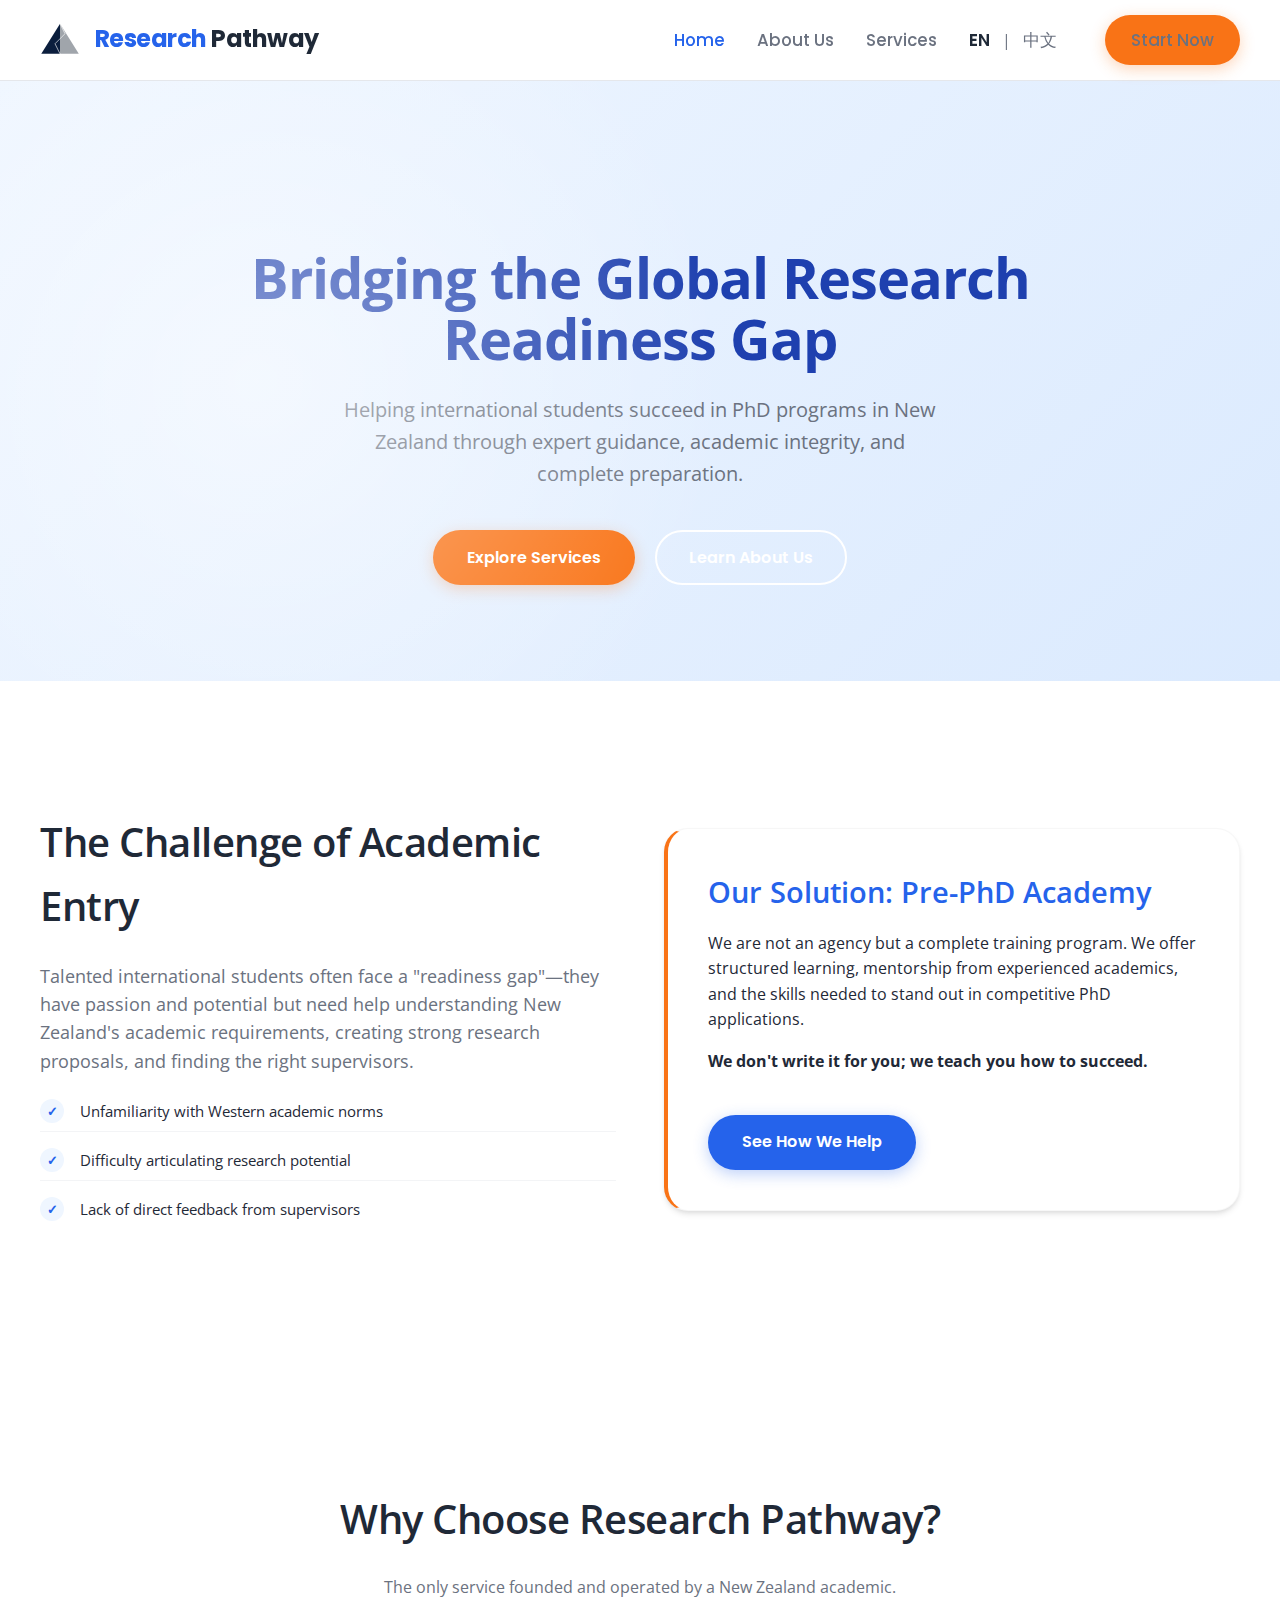
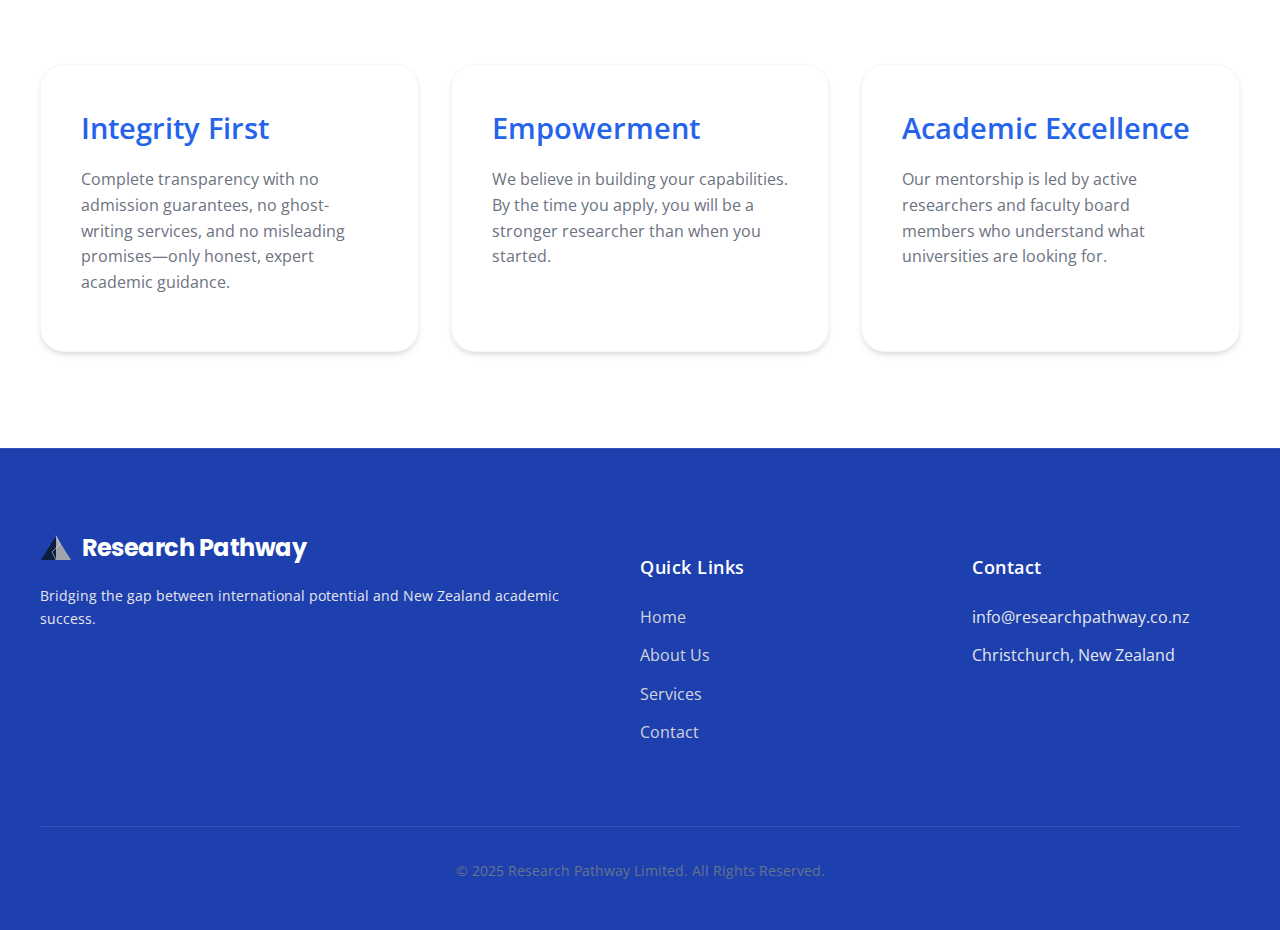
<file: index.html>
<!DOCTYPE html>
<html lang="en">
<head>
    <meta charset="UTF-8">
    <meta name="viewport" content="width=device-width, initial-scale=1.0">
    <title>Research Pathway Limited | Academic Excellence</title>
    <link rel="stylesheet" href="style.css">

    <!-- Circle Community Widget -->
    <script>
      (function (w,d,s,o,f,js,fjs) {
          w['circleWidget']=o;w[o] = w[o] || function () { (w[o].q = w[o].q || []).push(arguments) };
          js = d.createElement(s), fjs = d.getElementsByTagName(s)[0];
          js.id = o; js.src = f; js.async = 1; fjs.parentNode.insertBefore(js, fjs);
      }(window, document, 'script', 'mw', 'https://community.researchpathway.co.nz/external/widget.js'));

      mw('init', {
        community_public_uid: '1b103cf9',
        brand_color_dark: '#3FBEBE',
        brand_color_light: '#3FBEBE',
        default_appearance: 'light'
      });
    </script>
</head>
<body>

    <!-- Navigation -->
    <header>
        <div class="container">
            <nav>
                <a href="index.html" class="logo">
                    <img src="circle_community_icon_32x32.svg" alt="Research Pathway Logo" style="height: 40px; vertical-align: middle; margin-right: 10px;">
                    Research <span>Pathway</span>
                </a>
                <div class="nav-links">
                    <a href="index.html" class="active">Home</a>
                <a href="about.html">About Us</a>
                <a href="services.html">Services</a>
                    <div class="language-switcher" style="margin-right: 1rem;">
                        <a href="#" onclick="switchLanguage('en')" style="color: var(--text-main); text-decoration: none; font-weight: 600;">EN</a>
                        <span style="margin: 0 0.5rem; color: var(--text-muted);">|</span>
                        <a href="cn/index.html" style="color: var(--text-muted); text-decoration: none;">中文</a>
                    </div>
                    <a href="contact.html" class="btn btn-accent" style="padding: 0.6rem 1.5rem;">Start Now</a>
                </div>
            </nav>
        </div>
    </header>

    <!-- Hero Section -->
    <div class="hero">
        <div class="container">
            <h1>Bridging the Global Research Readiness Gap</h1>
            <p>Helping international students succeed in PhD programs in New Zealand through expert guidance, academic integrity, and complete preparation.</p>
            <div style="margin-top: 2rem;">
                <a href="services.html" class="btn btn-accent" style="margin-right: 1rem;">Explore Services</a>
                <a href="about.html" class="btn btn-outline" style="color: white; border-color: white;">Learn About Us</a>
            </div>
        </div>
    </div>

    <!-- The Problem & Solution -->
    <section class="section">
        <div class="container">
            <div class="grid-2">
                <div>
                    <h2 style="font-size: 2.5rem; margin-bottom: 1.5rem;">The Challenge of Academic Entry</h2>
                    <p class="text-muted" style="font-size: 1.1rem; margin-bottom: 1.5rem;">
                        Talented international students often face a "readiness gap"—they have passion and potential but need help understanding New Zealand's academic requirements, creating strong research proposals, and finding the right supervisors.
                    </p>
                    <ul class="feature-list">
                        <li>Unfamiliarity with Western academic norms</li>
                        <li>Difficulty articulating research potential</li>
                        <li>Lack of direct feedback from supervisors</li>
                    </ul>
                </div>
                <div class="card" style="border-left: 4px solid var(--accent-color);">
                    <h3>Our Solution: Pre-PhD Academy</h3>
                    <p>We are not an agency but a complete training program. We offer structured learning, mentorship from experienced academics, and the skills needed to stand out in competitive PhD applications.</p>
                    <p style="margin-top: 1rem;"><strong>We don't write it for you; we teach you how to succeed.</strong></p>
                    <a href="services.html" class="btn btn-primary" style="margin-top: 1.5rem;">See How We Help</a>
                </div>
            </div>
        </div>
    </section>

    <!-- Core Values -->
    <section class="section" style="background-color: white;">
        <div class="container">
            <div class="text-center" style="margin-bottom: 4rem;">
                <h2>Why Choose Research Pathway?</h2>
                <p class="text-muted">The only service founded and operated by a New Zealand academic.</p>
            </div>
            <div class="grid-3">
                <div class="card">
                    <h3>Integrity First</h3>
                    <p class="text-muted">Complete transparency with no admission guarantees, no ghost-writing services, and no misleading promises—only honest, expert academic guidance.</p>
                </div>
                <div class="card">
                    <h3>Empowerment</h3>
                    <p class="text-muted">We believe in building your capabilities. By the time you apply, you will be a stronger researcher than when you started.</p>
                </div>
                <div class="card">
                    <h3>Academic Excellence</h3>
                    <p class="text-muted">Our mentorship is led by active researchers and faculty board members who understand what universities are looking for.</p>
                </div>
            </div>
        </div>
    </section>

    <!-- Footer -->
    <footer>
        <div class="container">
            <div class="footer-content">
                <div class="footer-col">
                    <a href="#" class="logo" style="margin-bottom: 1rem; display: flex; align-items: center; gap: 10px;">
                        <img src="circle_community_icon_32x32.svg" alt="Research Pathway Logo" style="height: 32px;">
                        <span>Research <span style="color: white;">Pathway</span></span>
                    </a>
                    <p style="font-size: 0.9rem; line-height: 1.6;">
                        Bridging the gap between international potential and New Zealand academic success.
                    </p>
                </div>
                <div class="footer-col">
                    <h4>Quick Links</h4>
                    <ul>
                        <li><a href="index.html">Home</a></li>
                        <li><a href="about.html">About Us</a></li>
                        <li><a href="services.html">Services</a></li>
                        <li><a href="contact.html">Contact</a></li>
                    </ul>
                </div>
                <div class="footer-col">
                    <h4>Contact</h4>
                    <ul>
                        <li>info@researchpathway.co.nz</li>
                        <li>Christchurch, New Zealand</li>
                    </ul>
                </div>
            </div>
            <div class="copyright">
                &copy; 2025 Research Pathway Limited. All Rights Reserved.
            </div>
        </div>
    </footer>

</body>
</html>
</file>
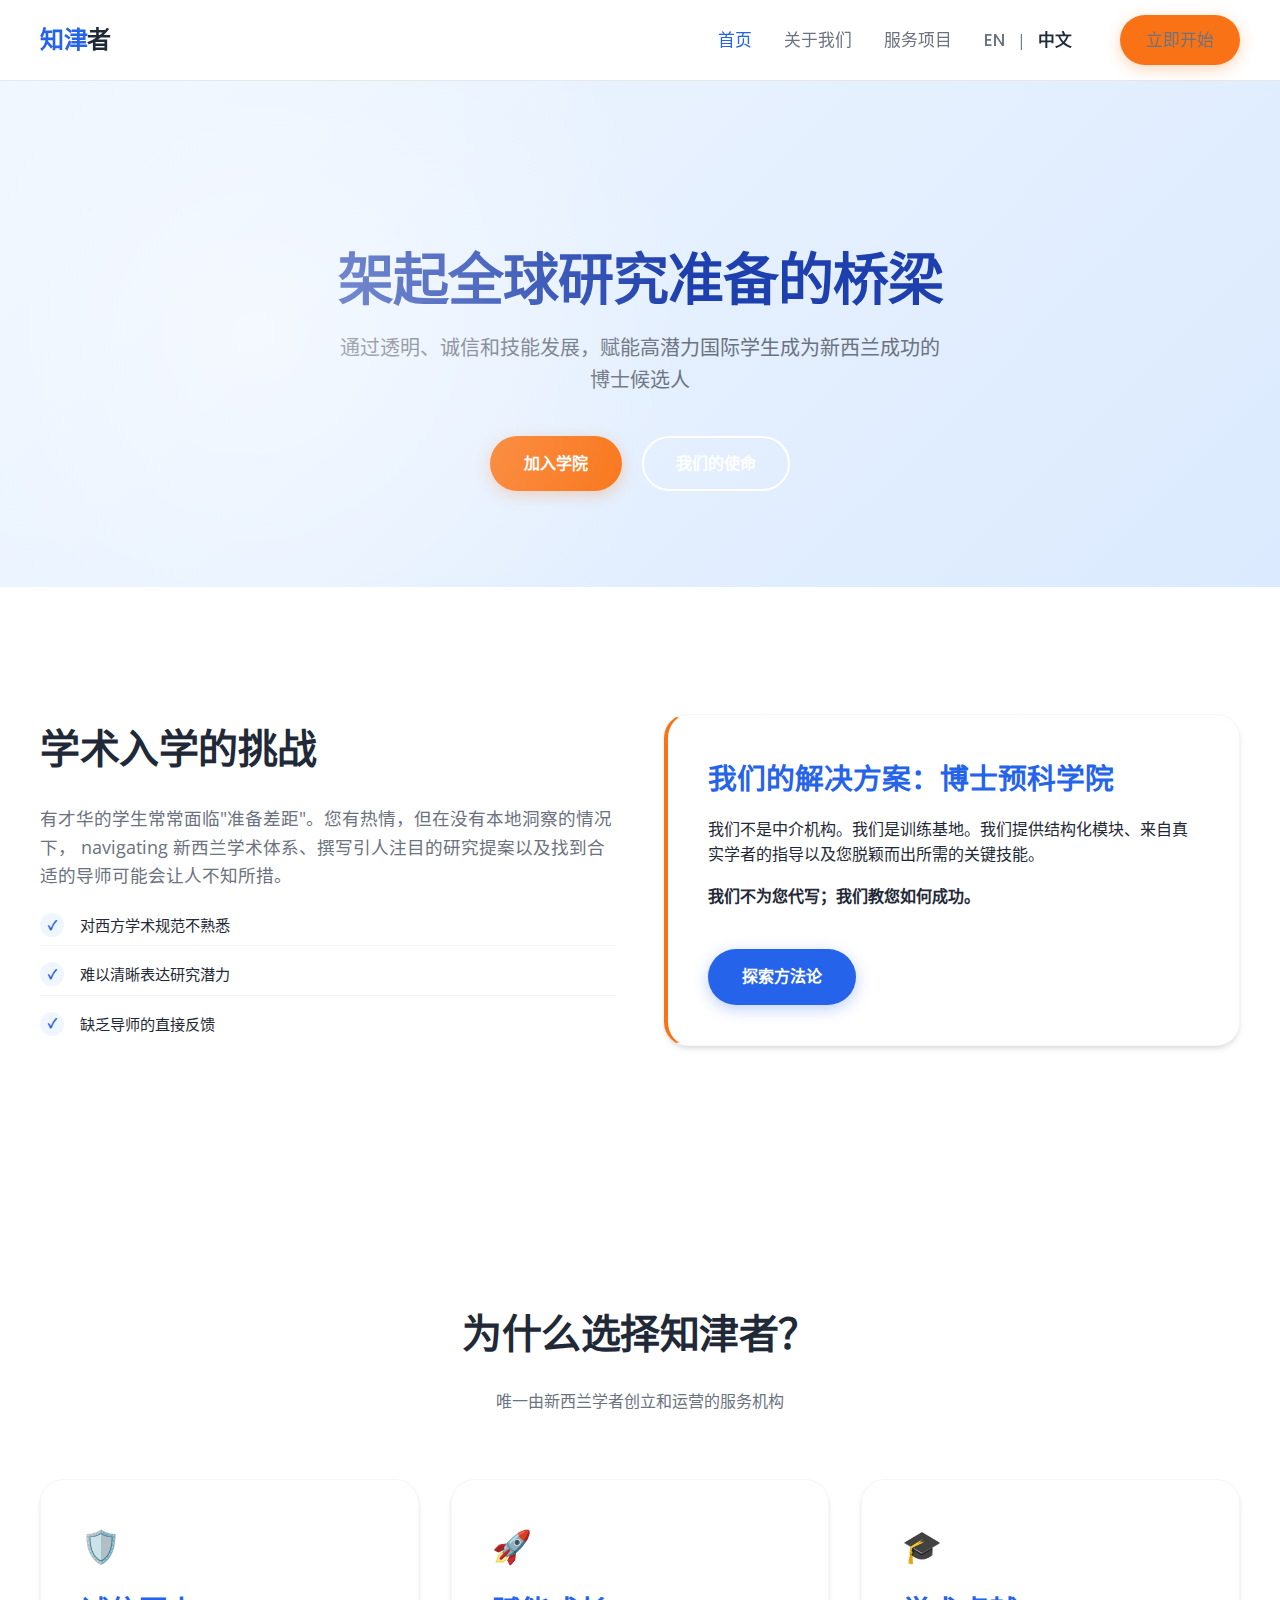
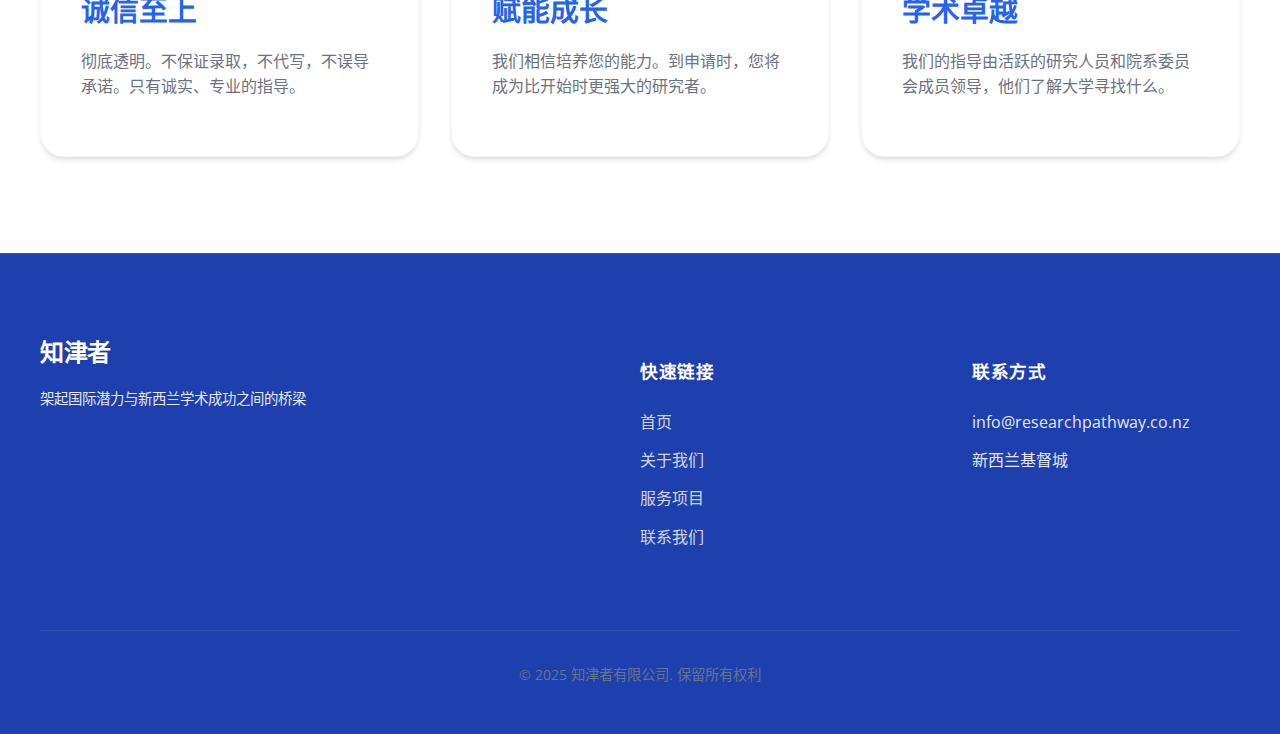
<file: cn/index.html>
<!DOCTYPE html>
<html lang="zh-CN">
<head>
    <meta charset="UTF-8">
    <meta name="viewport" content="width=device-width, initial-scale=1.0">
    <title>知津者 | 学术卓越之路</title>
    <link rel="stylesheet" href="../style.css">
</head>
<body>

    <!-- 导航栏 -->
    <header>
        <div class="container">
            <nav>
                <a href="index.html" class="logo">知津<span>者</span></a>
                <div class="nav-links">
                    <a href="index.html" class="active">首页</a>
                    <a href="about.html">关于我们</a>
                    <a href="services.html">服务项目</a>
                    <div class="language-switcher" style="margin-right: 1rem;">
                        <a href="../index.html" style="color: var(--text-muted); text-decoration: none;">EN</a>
                        <span style="margin: 0 0.5rem; color: var(--text-muted);">|</span>
                        <a href="#" onclick="switchLanguage('zh')" style="color: var(--text-main); text-decoration: none; font-weight: 600;">中文</a>
                    </div>
                    <a href="contact.html" class="btn btn-accent" style="padding: 0.6rem 1.5rem;">立即开始</a>
                </div>
            </nav>
        </div>
    </header>

    <!-- 英雄区域 -->
    <div class="hero">
        <div class="container">
            <h1>架起全球研究准备的桥梁</h1>
            <p>通过透明、诚信和技能发展，赋能高潜力国际学生成为新西兰成功的博士候选人</p>
            <div style="margin-top: 2rem;">
                <a href="services.html" class="btn btn-accent" style="margin-right: 1rem;">加入学院</a>
                <a href="about.html" class="btn btn-outline" style="color: white; border-color: white;">我们的使命</a>
            </div>
        </div>
    </div>

    <!-- 问题与解决方案 -->
    <section class="section">
        <div class="container">
            <div class="grid-2">
                <div>
                    <h2 style="font-size: 2.5rem; margin-bottom: 1.5rem;">学术入学的挑战</h2>
                    <p class="text-muted" style="font-size: 1.1rem; margin-bottom: 1.5rem;">
                        有才华的学生常常面临"准备差距"。您有热情，但在没有本地洞察的情况下，
                         navigating 新西兰学术体系、撰写引人注目的研究提案以及找到合适的导师可能会让人不知所措。
                    </p>
                    <ul class="feature-list">
                        <li>对西方学术规范不熟悉</li>
                        <li>难以清晰表达研究潜力</li>
                        <li>缺乏导师的直接反馈</li>
                    </ul>
                </div>
                <div class="card" style="border-left: 4px solid var(--accent-color);">
                    <h3>我们的解决方案：博士预科学院</h3>
                    <p>我们不是中介机构。我们是训练基地。我们提供结构化模块、来自真实学者的指导以及您脱颖而出所需的关键技能。</p>
                    <p style="margin-top: 1rem;"><strong>我们不为您代写；我们教您如何成功。</strong></p>
                    <a href="services.html" class="btn btn-primary" style="margin-top: 1.5rem;">探索方法论</a>
                </div>
            </div>
        </div>
    </section>

    <!-- 核心价值 -->
    <section class="section" style="background-color: white;">
        <div class="container">
            <div class="text-center" style="margin-bottom: 4rem;">
                <h2>为什么选择知津者？</h2>
                <p class="text-muted">唯一由新西兰学者创立和运营的服务机构</p>
            </div>
            <div class="grid-3">
                <div class="card">
                    <div style="font-size: 2rem; margin-bottom: 1rem;">🛡️</div>
                    <h3>诚信至上</h3>
                    <p class="text-muted">彻底透明。不保证录取，不代写，不误导承诺。只有诚实、专业的指导。</p>
                </div>
                <div class="card">
                    <div style="font-size: 2rem; margin-bottom: 1rem;">🚀</div>
                    <h3>赋能成长</h3>
                    <p class="text-muted">我们相信培养您的能力。到申请时，您将成为比开始时更强大的研究者。</p>
                </div>
                <div class="card">
                    <div style="font-size: 2rem; margin-bottom: 1rem;">🎓</div>
                    <h3>学术卓越</h3>
                    <p class="text-muted">我们的指导由活跃的研究人员和院系委员会成员领导，他们了解大学寻找什么。</p>
                </div>
            </div>
        </div>
    </section>

    <!-- 页脚 -->
    <footer>
        <div class="container">
            <div class="footer-content">
                <div class="footer-col">
                    <a href="#" class="logo" style="margin-bottom: 1rem;">知津<span>者</span></a>
                    <p style="font-size: 0.9rem; line-height: 1.6;">
                        架起国际潜力与新西兰学术成功之间的桥梁
                    </p>
                </div>
                <div class="footer-col">
                    <h4>快速链接</h4>
                    <ul>
                        <li><a href="index.html">首页</a></li>
                        <li><a href="about.html">关于我们</a></li>
                        <li><a href="services.html">服务项目</a></li>
                        <li><a href="contact.html">联系我们</a></li>
                    </ul>
                </div>
                <div class="footer-col">
                    <h4>联系方式</h4>
                    <ul>
                        <li>info@researchpathway.co.nz</li>
                        <li>新西兰基督城</li>
                    </ul>
                </div>
            </div>
            <div class="copyright">
                &copy; 2025 知津者有限公司. 保留所有权利
            </div>
        </div>
    </footer>

</body>
</html>
</file>
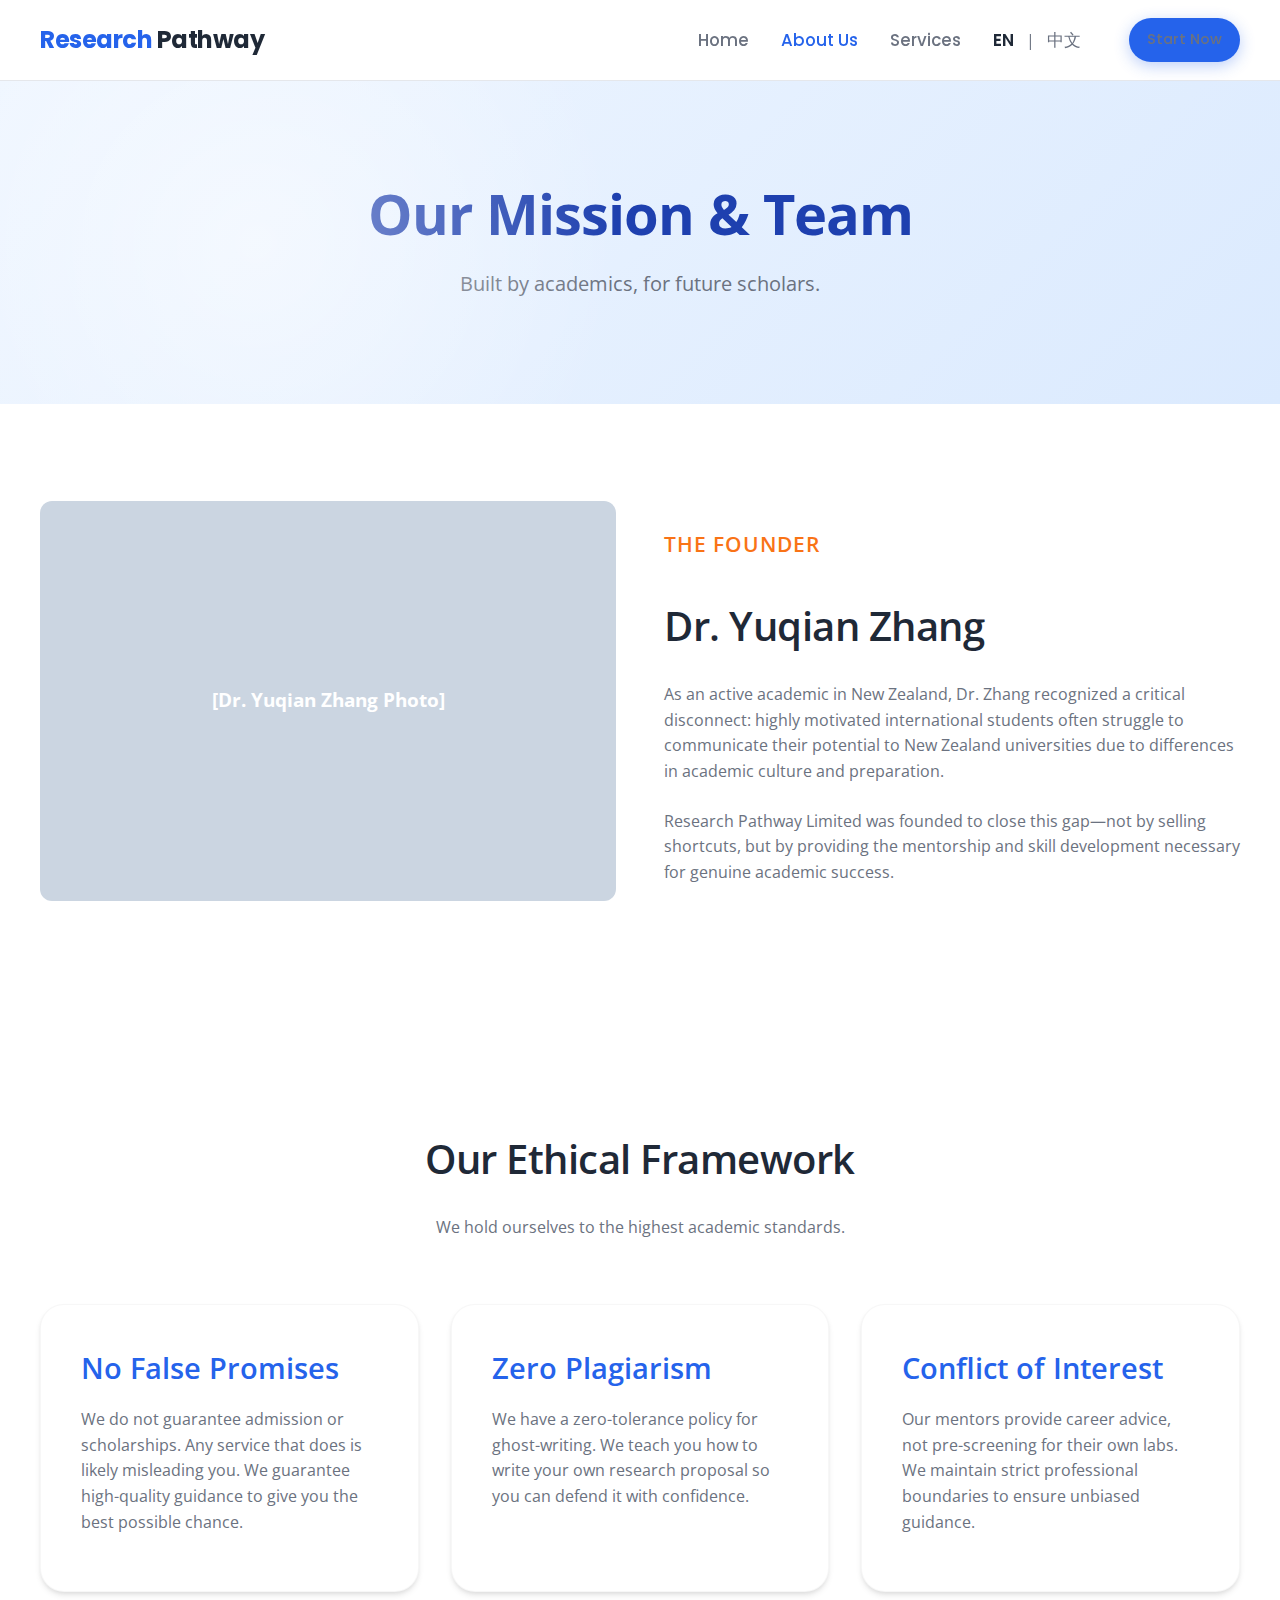
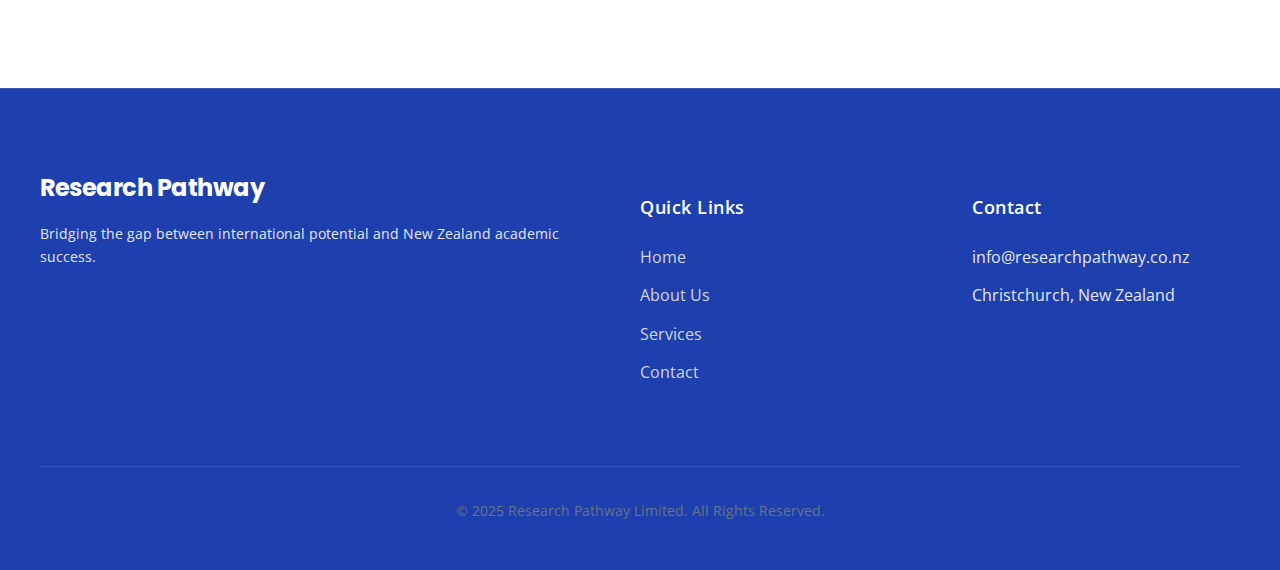
<file: about.html>
<!DOCTYPE html>
<html lang="en">
<head>
    <meta charset="UTF-8">
    <meta name="viewport" content="width=device-width, initial-scale=1.0">
    <title>About Us | Research Pathway Limited</title>
    <link rel="stylesheet" href="style.css">
</head>
<body>

    <header>
        <div class="container">
            <nav>
                <a href="index.html" class="logo">Research <span>Pathway</span></a>
                <div class="nav-links">
                    <a href="index.html">Home</a>
                    <a href="about.html" class="active">About Us</a>
                    <a href="services.html">Services</a>
                    <div class="language-switcher" style="margin-right: 1rem;">
                        <a href="#" onclick="switchLanguage('en')" style="color: var(--text-main); text-decoration: none; font-weight: 600;">EN</a>
                        <span style="margin: 0 0.5rem; color: var(--text-muted);">|</span>
                        <a href="cn/about.html" style="color: var(--text-muted); text-decoration: none;">中文</a>
                    </div>
                    <a href="contact.html" class="btn btn-primary" style="padding: 0.5rem 1rem; font-size: 0.9rem;">Start Now</a>
                </div>
            </nav>
        </div>
    </header>

    <div class="hero" style="padding: 4rem 0;">
        <div class="container">
            <h1>Our Mission & Team</h1>
            <p>Built by academics, for future scholars.</p>
        </div>
    </div>

    <section class="section">
        <div class="container">
            <div class="grid-2">
                <!-- Image Placeholder -->
                <div style="background-color: #cbd5e1; height: 400px; border-radius: var(--radius-md); display: flex; align-items: center; justify-content: center; color: white; font-weight: bold; font-size: 1.2rem;">
                    [Dr. Yuqian Zhang Photo]
                </div>
                
                <!-- Text Content -->
                <div>
                    <h4 style="color: var(--accent-color); text-transform: uppercase; letter-spacing: 1px; margin-bottom: 0.5rem;">The Founder</h4>
                    <h2 style="font-size: 2.5rem; margin-bottom: 1.5rem;">Dr. Yuqian Zhang</h2>
                    <p class="text-muted" style="margin-bottom: 1.5rem;">
                        As an active academic in New Zealand, Dr. Zhang recognized a critical disconnect: highly motivated international students often struggle to communicate their potential to New Zealand universities due to differences in academic culture and preparation.
                    </p>
                    <p class="text-muted">
                        Research Pathway Limited was founded to close this gap—not by selling shortcuts, but by providing the mentorship and skill development necessary for genuine academic success.
                    </p>
                </div>
            </div>
        </div>
    </section>

    <section class="section" style="background-color: white;">
        <div class="container">
            <div class="text-center" style="margin-bottom: 4rem;">
                <h2>Our Ethical Framework</h2>
                <p class="text-muted">We hold ourselves to the highest academic standards.</p>
            </div>
            <div class="grid-3">
                <div class="card">
                    <h3>No False Promises</h3>
                    <p class="text-muted">We do not guarantee admission or scholarships. Any service that does is likely misleading you. We guarantee high-quality guidance to give you the best possible chance.</p>
                </div>
                <div class="card">
                    <h3>Zero Plagiarism</h3>
                    <p class="text-muted">We have a zero-tolerance policy for ghost-writing. We teach you how to write your own research proposal so you can defend it with confidence.</p>
                </div>
                <div class="card">
                    <h3>Conflict of Interest</h3>
                    <p class="text-muted">Our mentors provide career advice, not pre-screening for their own labs. We maintain strict professional boundaries to ensure unbiased guidance.</p>
                </div>
            </div>
        </div>
    </section>

    <footer>
        <div class="container">
            <div class="footer-content">
                <div class="footer-col">
                    <a href="#" class="logo" style="margin-bottom: 1rem;">Research <span>Pathway</span></a>
                    <p style="font-size: 0.9rem; line-height: 1.6;">
                        Bridging the gap between international potential and New Zealand academic success.
                    </p>
                </div>
                <div class="footer-col">
                    <h4>Quick Links</h4>
                    <ul>
                        <li><a href="index.html">Home</a></li>
                        <li><a href="about.html">About Us</a></li>
                        <li><a href="services.html">Services</a></li>
                        <li><a href="contact.html">Contact</a></li>
                    </ul>
                </div>
                <div class="footer-col">
                    <h4>Contact</h4>
                    <ul>
                        <li>info@researchpathway.co.nz</li>
                        <li>Christchurch, New Zealand</li>
                    </ul>
                </div>
            </div>
            <div class="copyright">
                &copy; 2025 Research Pathway Limited. All Rights Reserved.
            </div>
        </div>
    </footer>

</body>
</html>
</file>
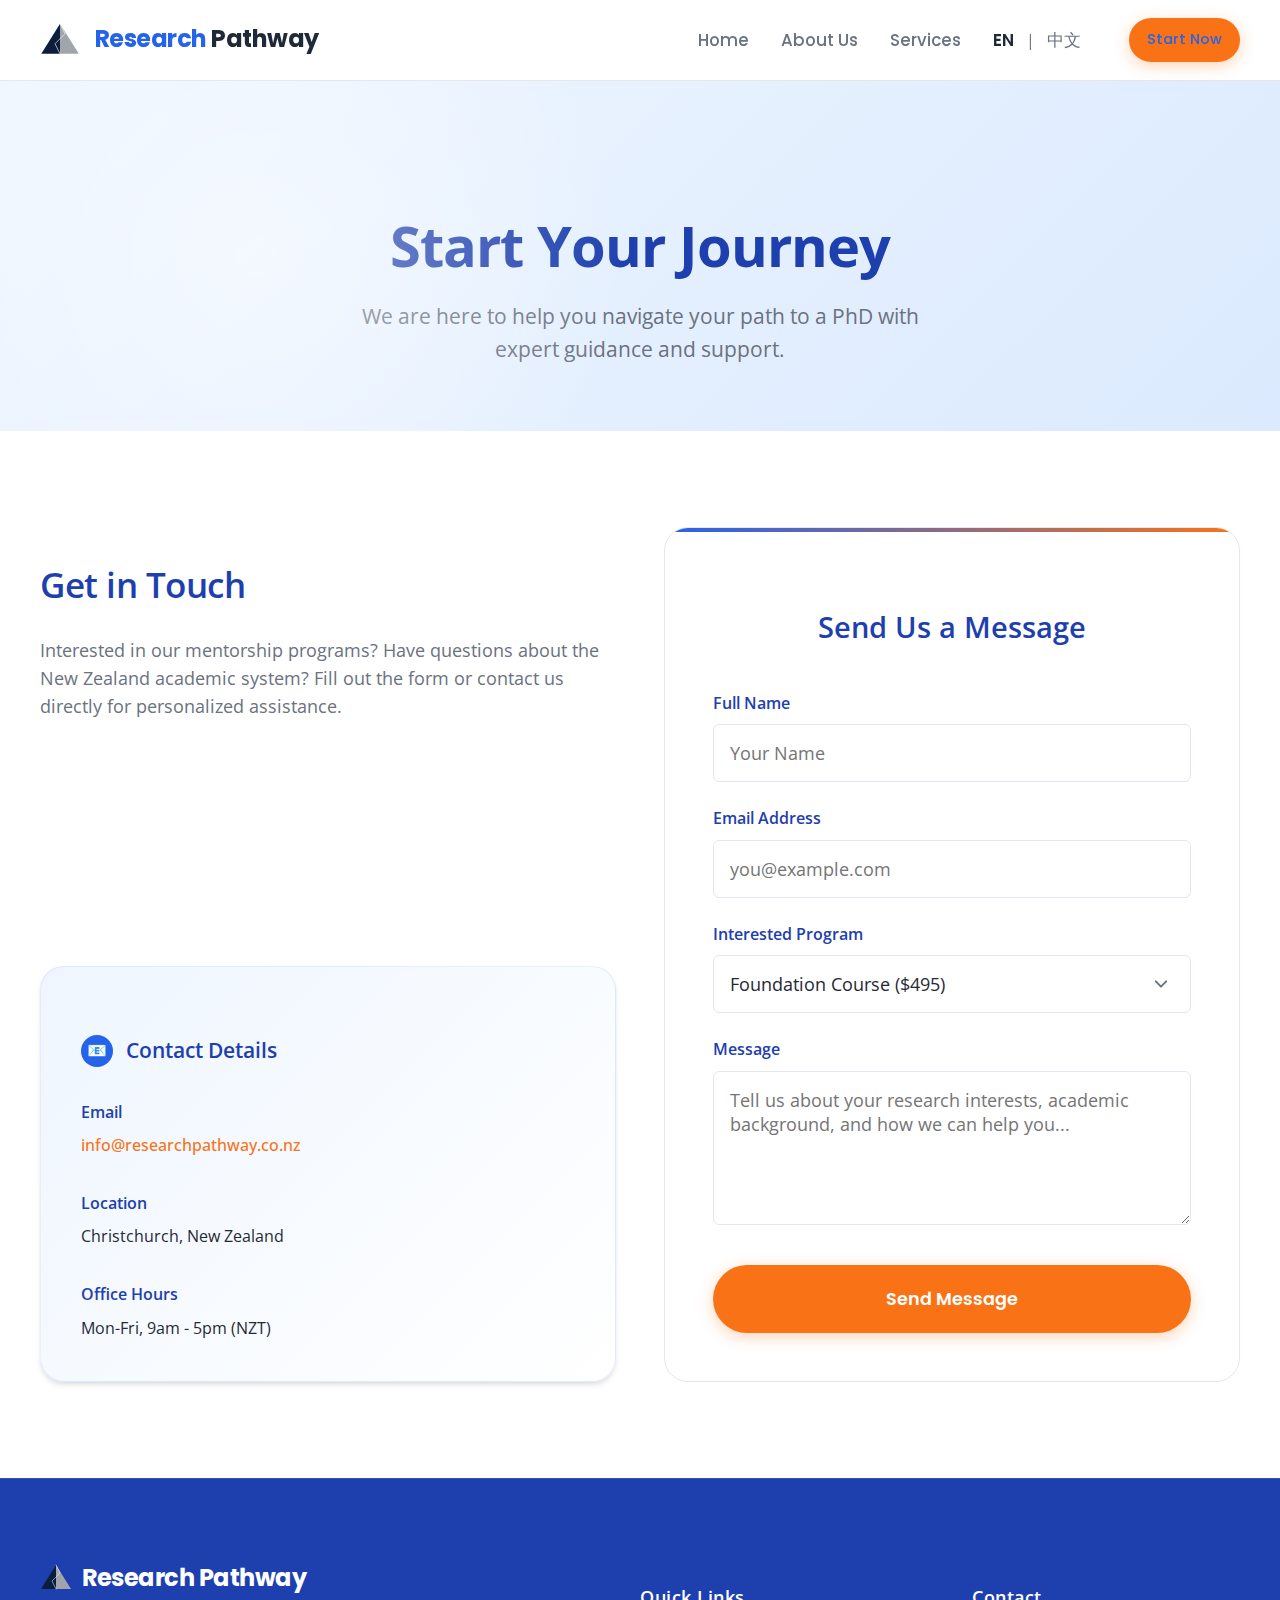
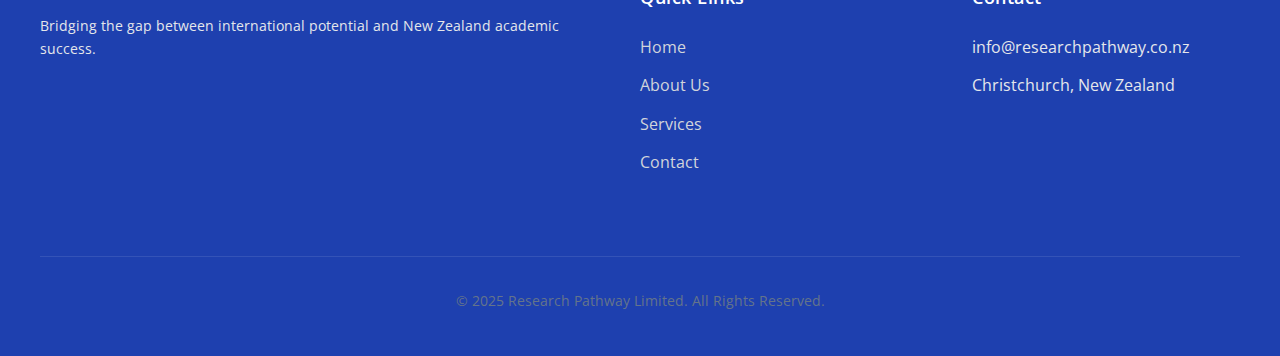
<file: contact.html>
<!DOCTYPE html>
<html lang="en">
<head>
    <meta charset="UTF-8">
    <meta name="viewport" content="width=device-width, initial-scale=1.0">
    <title>Contact Us | Research Pathway Limited</title>
    <link rel="stylesheet" href="style.css">
</head>
<body>

    <header>
        <div class="container">
            <nav>
                <a href="index.html" class="logo">
                    <img src="circle_community_icon_32x32.svg" alt="Research Pathway Logo" style="height: 40px; vertical-align: middle; margin-right: 10px;">
                    Research <span>Pathway</span>
                </a>
                <div class="nav-links">
                    <a href="index.html">Home</a>
                <a href="about.html">About Us</a>
                <a href="services.html">Services</a>
                <div class="language-switcher" style="margin-right: 1rem;">
                        <a href="#" onclick="switchLanguage('en')" style="color: var(--text-main); text-decoration: none; font-weight: 600;">EN</a>
                        <span style="margin: 0 0.5rem; color: var(--text-muted);">|</span>
                        <a href="cn/contact.html" style="color: var(--text-muted); text-decoration: none;">中文</a>
                    </div>
                    <a href="contact.html" class="active btn btn-accent" style="padding: 0.5rem 1rem; font-size: 0.9rem;">Start Now</a>
                </div>
            </nav>
        </div>
    </header>

    <div class="hero" style="padding: 6rem 0 4rem;">
        <div class="container" style="text-align: center;">
            <h1 style="font-size: 3.5rem; margin-bottom: 1.5rem;">Start Your Journey</h1>
            <p style="font-size: 1.3rem; max-width: 600px; margin: 0 auto; color: var(--text-muted);">
                We are here to help you navigate your path to a PhD with expert guidance and support.
            </p>
        </div>
    </div>

    <section class="section">
        <div class="container">
            <div class="grid-2">
                <!-- Contact Info -->
                <div style="display: flex; flex-direction: column; justify-content: space-between; height: 100%;">
                    <div>
                        <h2 style="margin-bottom: 1.5rem; font-size: 2.2rem; color: var(--primary-dark);">Get in Touch</h2>
                        <p class="text-muted" style="font-size: 1.1rem; margin-bottom: 2.5rem; line-height: 1.6;">
                            Interested in our mentorship programs? Have questions about the New Zealand academic system? 
                            Fill out the form or contact us directly for personalized assistance.
                        </p>
                    </div>
                    
                    <div style="background: linear-gradient(135deg, var(--primary-light) 0%, #ffffff 100%); padding: 2.5rem; border-radius: var(--radius-lg); box-shadow: var(--shadow-md); border: 1px solid rgba(37, 99, 235, 0.1); height: fit-content;">
                        <h4 style="margin-bottom: 2rem; font-size: 1.3rem; color: var(--primary-dark); display: flex; align-items: center; gap: 0.8rem;">
                            <span style="background: var(--primary-color); color: white; width: 32px; height: 32px; border-radius: 50%; display: flex; align-items: center; justify-content: center; font-size: 1rem;">📧</span>
                            Contact Details
                        </h4>
                        
                        <div style="margin-bottom: 2rem;">
                            <div style="font-weight: 600; color: var(--primary-dark); margin-bottom: 0.5rem; font-size: 1rem;">Email</div>
                            <a href="mailto:info@researchpathway.co.nz" style="color: var(--accent-color); text-decoration: none; font-size: 1rem; font-weight: 500;">
                                info@researchpathway.co.nz
                            </a>
                        </div>
                        
                        <div style="margin-bottom: 2rem;">
                            <div style="font-weight: 600; color: var(--primary-dark); margin-bottom: 0.5rem; font-size: 1rem;">Location</div>
                            <span style="color: var(--text-main); font-size: 1rem;">Christchurch, New Zealand</span>
                        </div>
                        
                        <div>
                            <div style="font-weight: 600; color: var(--primary-dark); margin-bottom: 0.5rem; font-size: 1rem;">Office Hours</div>
                            <span style="color: var(--text-main); font-size: 1rem;">Mon-Fri, 9am - 5pm (NZT)</span>
                        </div>
                    </div>
                </div>

                <!-- Contact Form -->
                <div style="background: white; padding: 3rem; border-radius: var(--radius-lg); box-shadow: var(--shadow-xl); border: 1px solid #e2e8f0; position: relative; overflow: hidden;">
                    <div style="position: absolute; top: 0; left: 0; right: 0; height: 4px; background: linear-gradient(90deg, var(--primary-color), var(--accent-color));"></div>
                    
                    <h3 style="margin-bottom: 2.5rem; font-size: 1.8rem; color: var(--primary-dark); text-align: center;">Send Us a Message</h3>
                    
                    <form>
                        <div class="form-group">
                            <label class="form-label">Full Name</label>
                            <input type="text" class="form-control" placeholder="Your Name">
                        </div>
                        
                        <div class="form-group">
                            <label class="form-label">Email Address</label>
                            <input type="email" class="form-control" placeholder="you@example.com">
                        </div>
                        
                        <div class="form-group">
                            <label class="form-label">Interested Program</label>
                            <select class="form-control">
                                <option>Foundation Course ($495)</option>
                                <option>Guided Mentorship ($2,495)</option>
                                <option>Premium Network ($5,500)</option>
                                <option>Other / General Inquiry</option>
                            </select>
                        </div>
                        
                        <div class="form-group">
                            <label class="form-label">Message</label>
                            <textarea rows="5" class="form-control" placeholder="Tell us about your research interests, academic background, and how we can help you..."></textarea>
                        </div>
                        
                        <button type="button" class="btn btn-accent" style="width: 100%; padding: 1.2rem; font-size: 1.1rem; font-weight: 600; margin-top: 1rem;">
                            Send Message
                        </button>
                    </form>
                </div>
            </div>
        </div>
    </section>

    <footer>
        <div class="container">
            <div class="footer-content">
                <div class="footer-col">
                    <a href="#" class="logo" style="margin-bottom: 1rem; display: flex; align-items: center; gap: 10px;">
                        <img src="circle_community_icon_32x32.svg" alt="Research Pathway Logo" style="height: 32px;">
                        <span>Research <span style="color: white;">Pathway</span></span>
                    </a>
                    <p style="font-size: 0.9rem; line-height: 1.6;">
                        Bridging the gap between international potential and New Zealand academic success.
                    </p>
                </div>
                <div class="footer-col">
                    <h4>Quick Links</h4>
                    <ul>
                        <li><a href="index.html">Home</a></li>
                        <li><a href="about.html">About Us</a></li>
                        <li><a href="services.html">Services</a></li>
                        <li><a href="contact.html">Contact</a></li>
                    </ul>
                </div>
                <div class="footer-col">
                    <h4>Contact</h4>
                    <ul>
                        <li>info@researchpathway.co.nz</li>
                        <li>Christchurch, New Zealand</li>
                    </ul>
                </div>
            </div>
            <div class="copyright">
                &copy; 2025 Research Pathway Limited. All Rights Reserved.
            </div>
        </div>
    </footer>

</body>
</html>
</file>
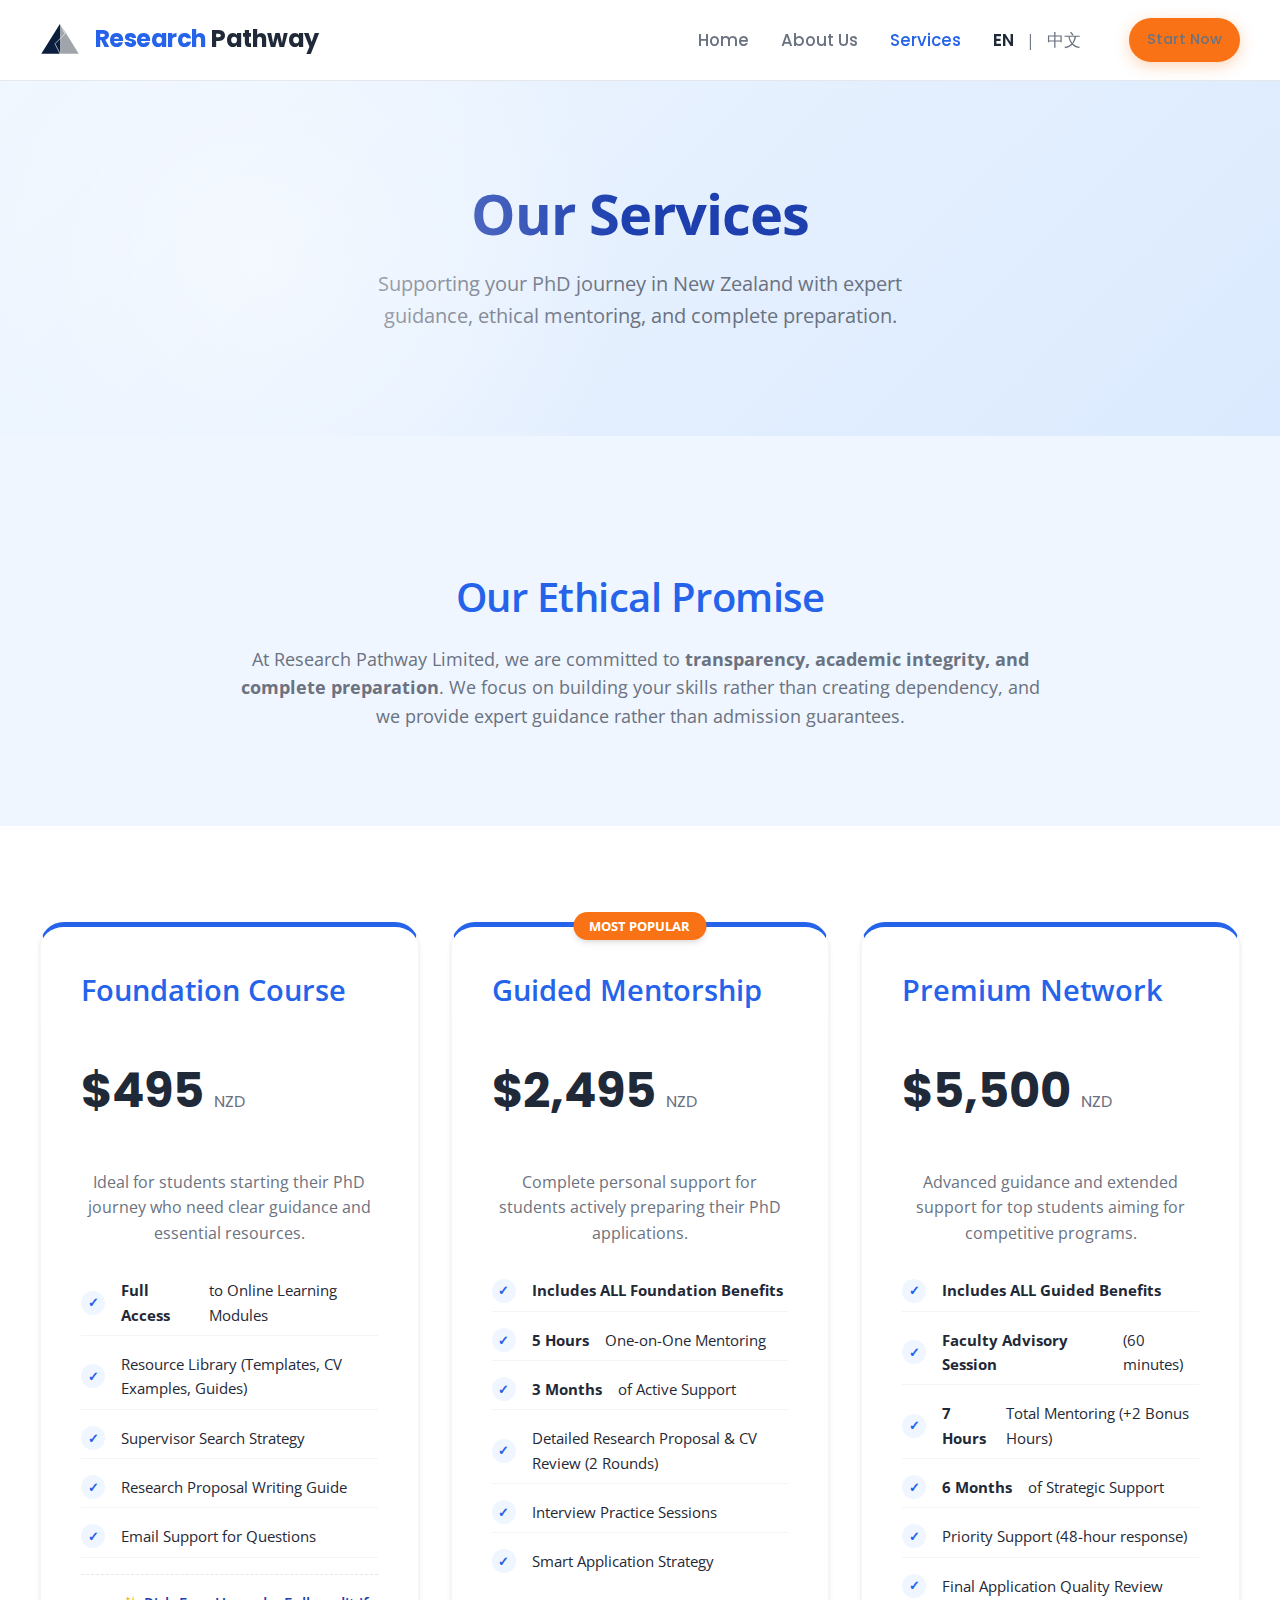
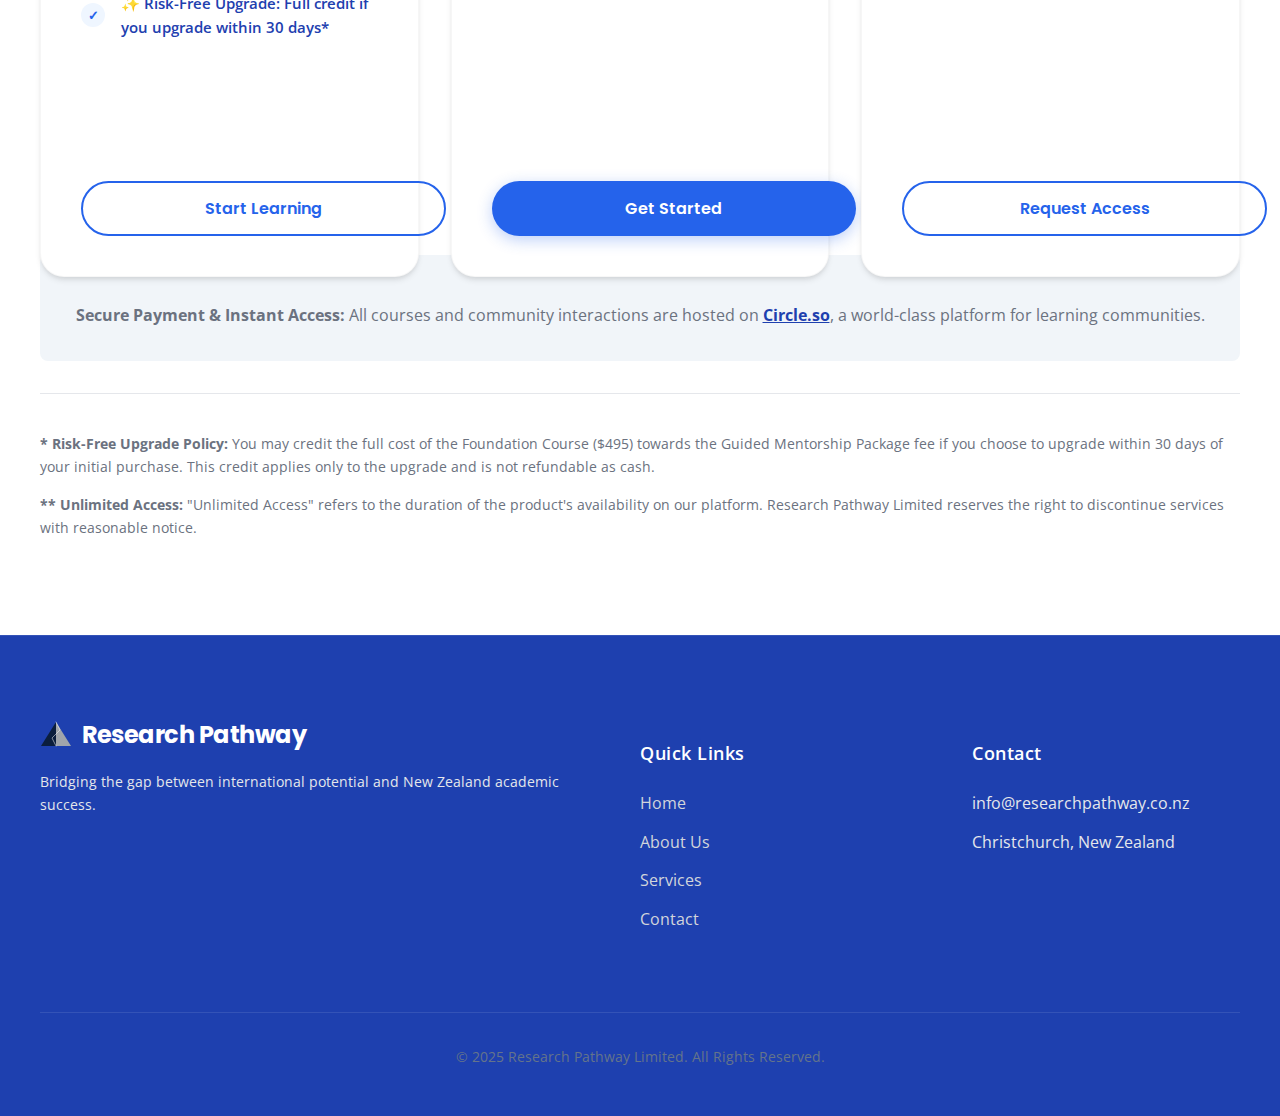
<file: services.html>
<!DOCTYPE html>
<html lang="en">
<head>
    <meta charset="UTF-8">
    <meta name="viewport" content="width=device-width, initial-scale=1.0">
    <title>Services & Pricing | Research Pathway Limited</title>
    <link rel="stylesheet" href="style.css">
</head>
<body>

    <header>
        <div class="container">
            <nav>
                <a href="index.html" class="logo">
                    <img src="circle_community_icon_32x32.svg" alt="Research Pathway Logo" style="height: 40px; vertical-align: middle; margin-right: 10px;">
                    Research <span>Pathway</span>
                </a>
                <div class="nav-links">
                    <a href="index.html">Home</a>
                <a href="about.html">About Us</a>
                <a href="services.html" class="active">Services</a>
                <div class="language-switcher" style="margin-right: 1rem;">
                        <a href="#" onclick="switchLanguage('en')" style="color: var(--text-main); text-decoration: none; font-weight: 600;">EN</a>
                        <span style="margin: 0 0.5rem; color: var(--text-muted);">|</span>
                        <a href="cn/services.html" style="color: var(--text-muted); text-decoration: none;">中文</a>
                    </div>
                    <a href="contact.html" class="btn btn-accent" style="padding: 0.5rem 1rem; font-size: 0.9rem;">Start Now</a>
                </div>
            </nav>
        </div>
    </header>

    <div class="hero" style="padding: 4rem 0;">
        <div class="container">
            <h1>Our Services</h1>
            <p>Supporting your PhD journey in New Zealand with expert guidance, ethical mentoring, and complete preparation.</p>
        </div>
    </div>

    <!-- Ethical Promise -->
    <section class="section" style="background-color: var(--primary-light);">
        <div class="container">
            <div class="text-center">
                <h2 style="color: var(--primary-color); margin-bottom: 1rem;">Our Ethical Promise</h2>
                <p class="text-muted" style="font-size: 1.1rem; max-width: 800px; margin: 0 auto;">
                    At Research Pathway Limited, we are committed to <strong>transparency, academic integrity, and complete preparation</strong>. 
                    We focus on building your skills rather than creating dependency, and we provide expert guidance rather than admission guarantees.
                </p>
            </div>
        </div>
    </section>

    <section class="section">
        <div class="container">
            <div class="grid-3">
                <!-- Tier 1 -->
                <div class="card pricing-card">
                    <h3>Foundation Course</h3>
                    <div class="price-tag">$495 <span>NZD</span></div>
                    <p class="text-muted">Ideal for students starting their PhD journey who need clear guidance and essential resources.</p>
                    <ul class="feature-list">
                        <li><strong>Full Access</strong> to Online Learning Modules</li>
                        <li>Resource Library (Templates, CV Examples, Guides)</li>
                        <li>Supervisor Search Strategy</li>
                        <li>Research Proposal Writing Guide</li>
                        <li>Email Support for Questions</li>
                        <li style="border-top: 1px dashed #e5e7eb; margin-top: 1rem; padding-top: 1rem; color: var(--primary-dark); font-weight: 600;">✨ Risk-Free Upgrade: Full credit if you upgrade within 30 days*</li>
                    </ul>
                    <a href="https://your-circle-community-url.com/checkout/foundation" class="btn btn-outline" style="width: 100%; text-align: center;">Start Learning</a>
                </div>

                <!-- Tier 2 -->
                <div class="card pricing-card featured">
                    <div class="pricing-badge">MOST POPULAR</div>
                    <h3>Guided Mentorship</h3>
                    <div class="price-tag">$2,495 <span>NZD</span></div>
                    <p class="text-muted">Complete personal support for students actively preparing their PhD applications.</p>
                    <ul class="feature-list">
                        <li><strong>Includes ALL Foundation Benefits</strong></li>
                        <li><strong>5 Hours</strong> One-on-One Mentoring</li>
                        <li><strong>3 Months</strong> of Active Support</li>
                        <li>Detailed Research Proposal & CV Review (2 Rounds)</li>
                        <li>Interview Practice Sessions</li>
                        <li>Smart Application Strategy</li>
                    </ul>
                    <a href="https://your-circle-community-url.com/checkout/guided" class="btn btn-primary" style="width: 100%; text-align: center;">Get Started</a>
                </div>

                <!-- Tier 3 -->
                <div class="card pricing-card">
                    <h3>Premium Network</h3>
                    <div class="price-tag">$5,500 <span>NZD</span></div>
                    <p class="text-muted">Advanced guidance and extended support for top students aiming for competitive programs.</p>
                    <ul class="feature-list">
                        <li><strong>Includes ALL Guided Benefits</strong></li>
                        <li><strong>Faculty Advisory Session</strong> (60 minutes)</li>
                        <li><strong>7 Hours</strong> Total Mentoring (+2 Bonus Hours)</li>
                        <li><strong>6 Months</strong> of Strategic Support</li>
                        <li>Priority Support (48-hour response)</li>
                        <li>Final Application Quality Review</li>
                    </ul>
                    <a href="contact.html" class="btn btn-outline" style="width: 100%; text-align: center;">Request Access</a>
                </div>
            </div>
            
            
            <!-- Platform Information -->
            <div style="margin-top: 4rem; text-align: center; background: #f1f5f9; padding: 2rem; border-radius: 8px;">
                <p class="text-muted" style="margin-bottom: 0;">
                    <strong>Secure Payment & Instant Access:</strong> All courses and community interactions are hosted on <a href="https://circle.so" target="_blank" style="color: var(--primary-dark); font-weight: bold;">Circle.so</a>, a world-class platform for learning communities.
                </p>
            </div>

            <!-- Policy Disclaimer -->
            <div style="margin-top: 2rem; border-top: 1px solid #e5e7eb; padding-top: 1.5rem; font-size: 0.9rem; color: var(--text-muted);">
                <p style="margin-bottom: 0.5rem;"><strong>* Risk-Free Upgrade Policy:</strong> You may credit the full cost of the Foundation Course ($495) towards the Guided Mentorship Package fee if you choose to upgrade within 30 days of your initial purchase. This credit applies only to the upgrade and is not refundable as cash.</p>
                <p style="margin-bottom: 0;"><strong>** Unlimited Access:</strong> "Unlimited Access" refers to the duration of the product's availability on our platform. Research Pathway Limited reserves the right to discontinue services with reasonable notice.</p>
            </div>
        </div>
    </section>

    <footer>
        <div class="container">
            <div class="footer-content">
                <div class="footer-col">
                    <a href="#" class="logo" style="margin-bottom: 1rem; display: flex; align-items: center; gap: 10px;">
                        <img src="circle_community_icon_32x32.svg" alt="Research Pathway Logo" style="height: 32px;">
                        <span>Research <span style="color: white;">Pathway</span></span>
                    </a>
                    <p style="font-size: 0.9rem; line-height: 1.6;">
                        Bridging the gap between international potential and New Zealand academic success.
                    </p>
                </div>
                <div class="footer-col">
                    <h4>Quick Links</h4>
                    <ul>
                        <li><a href="index.html">Home</a></li>
                        <li><a href="about.html">About Us</a></li>
                        <li><a href="services.html">Services</a></li>
                        <li><a href="contact.html">Contact</a></li>
                    </ul>
                </div>
                <div class="footer-col">
                    <h4>Contact</h4>
                    <ul>
                        <li>info@researchpathway.co.nz</li>
                        <li>Christchurch, New Zealand</li>
                    </ul>
                </div>
            </div>
            <div class="copyright">
                &copy; 2025 Research Pathway Limited. All Rights Reserved.
            </div>
        </div>
    </footer>

</body>
</html>
</file>
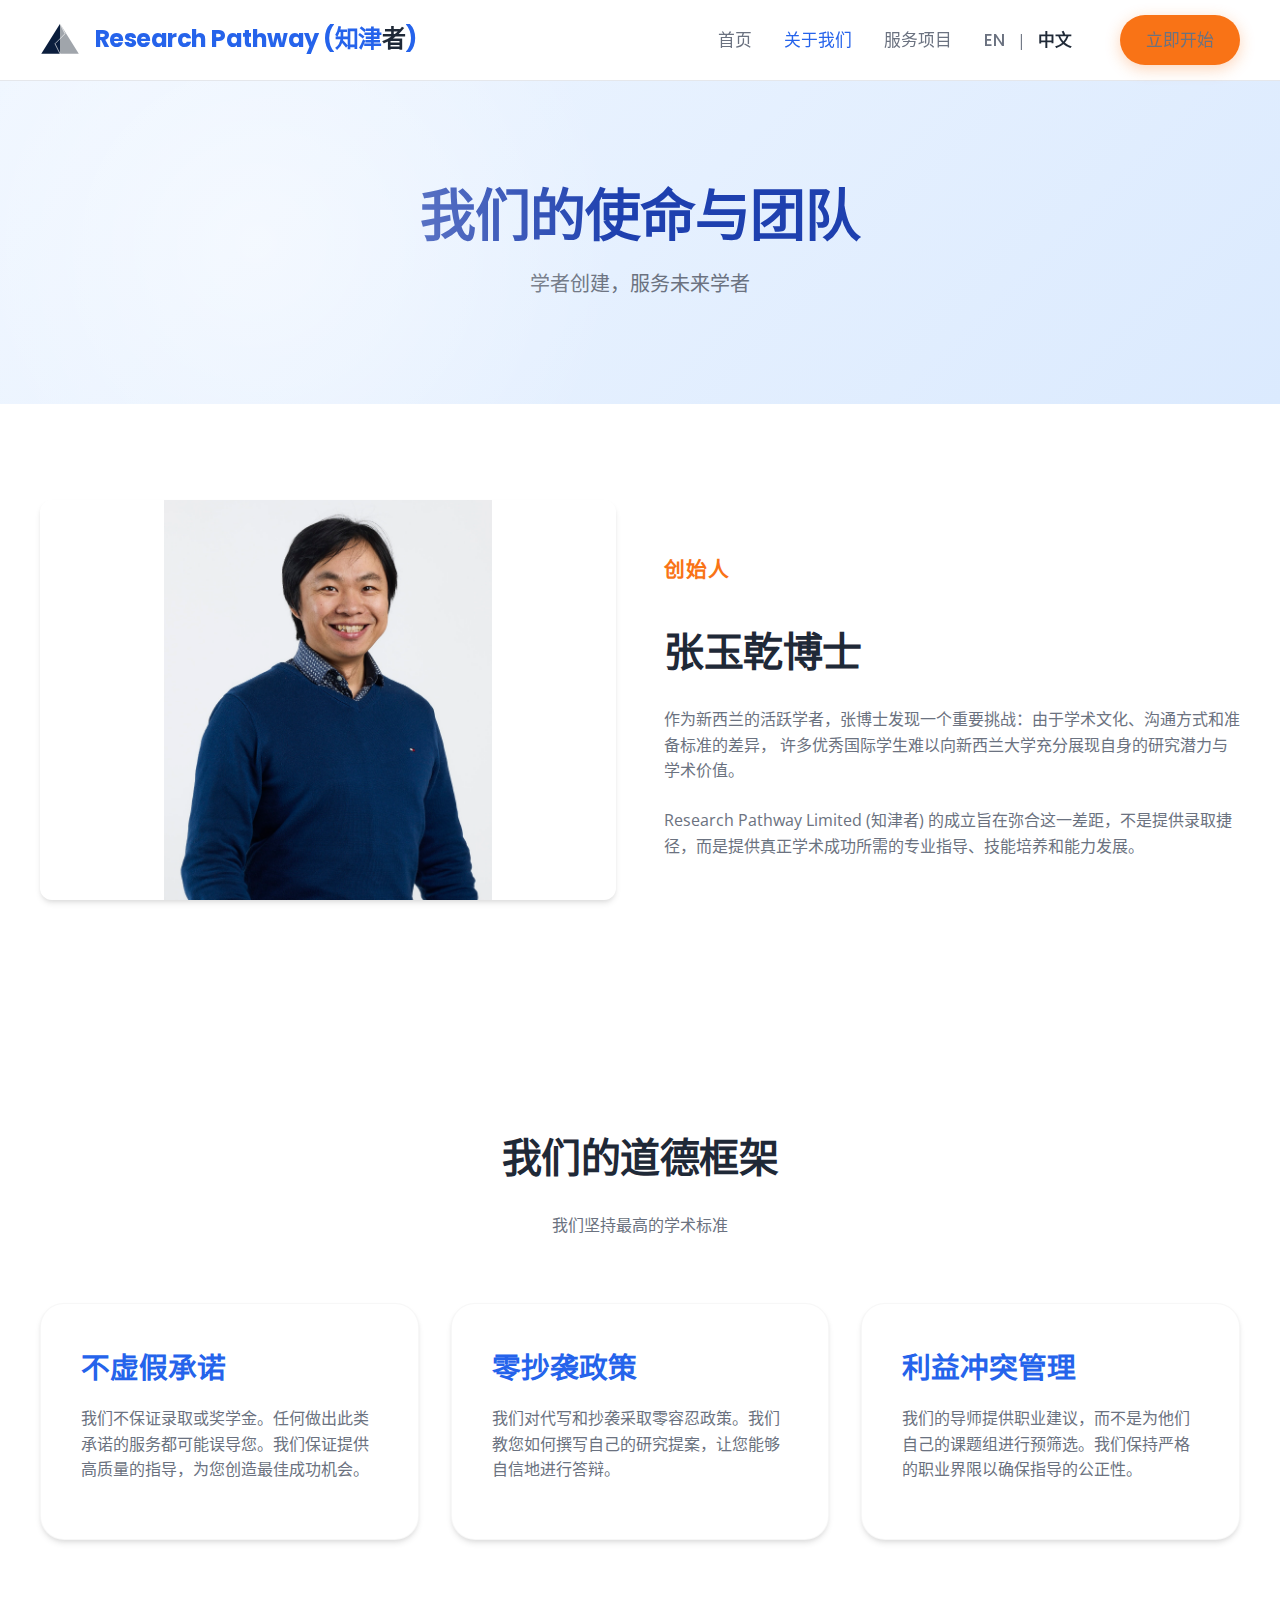
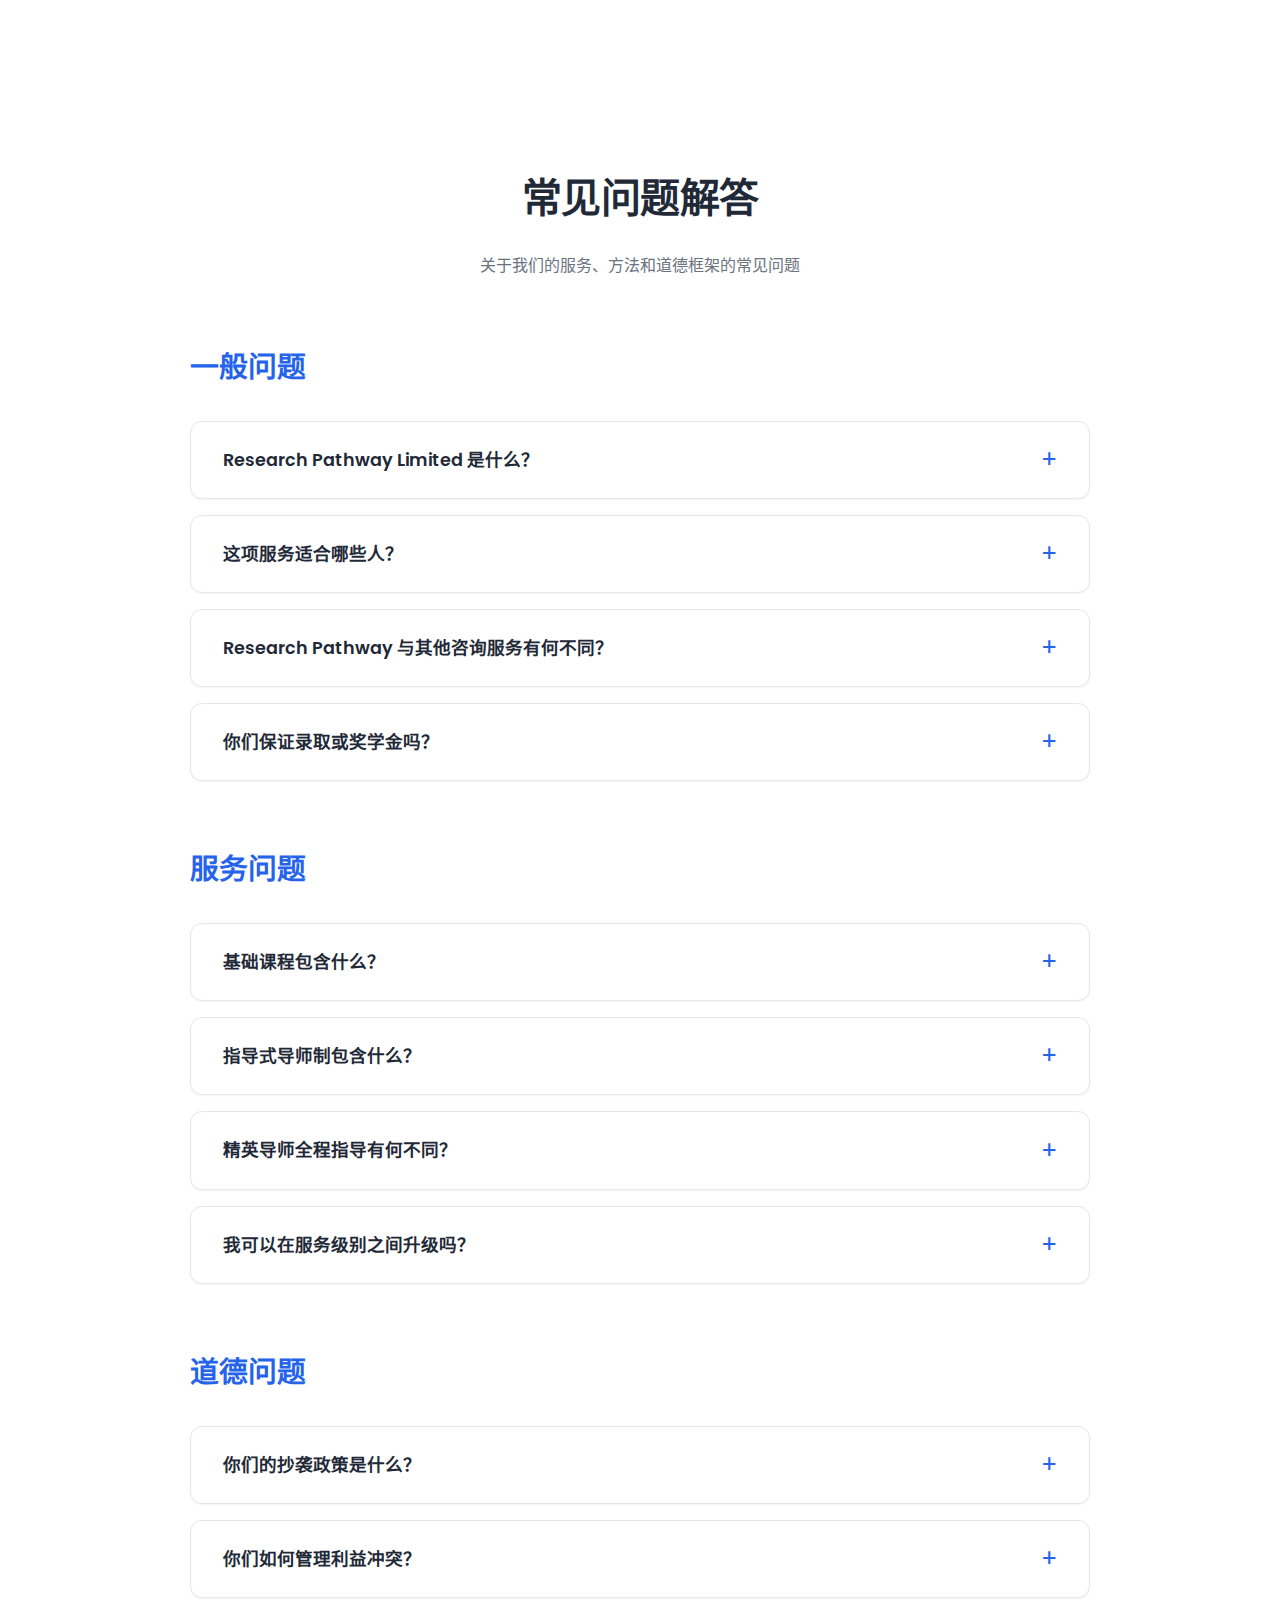
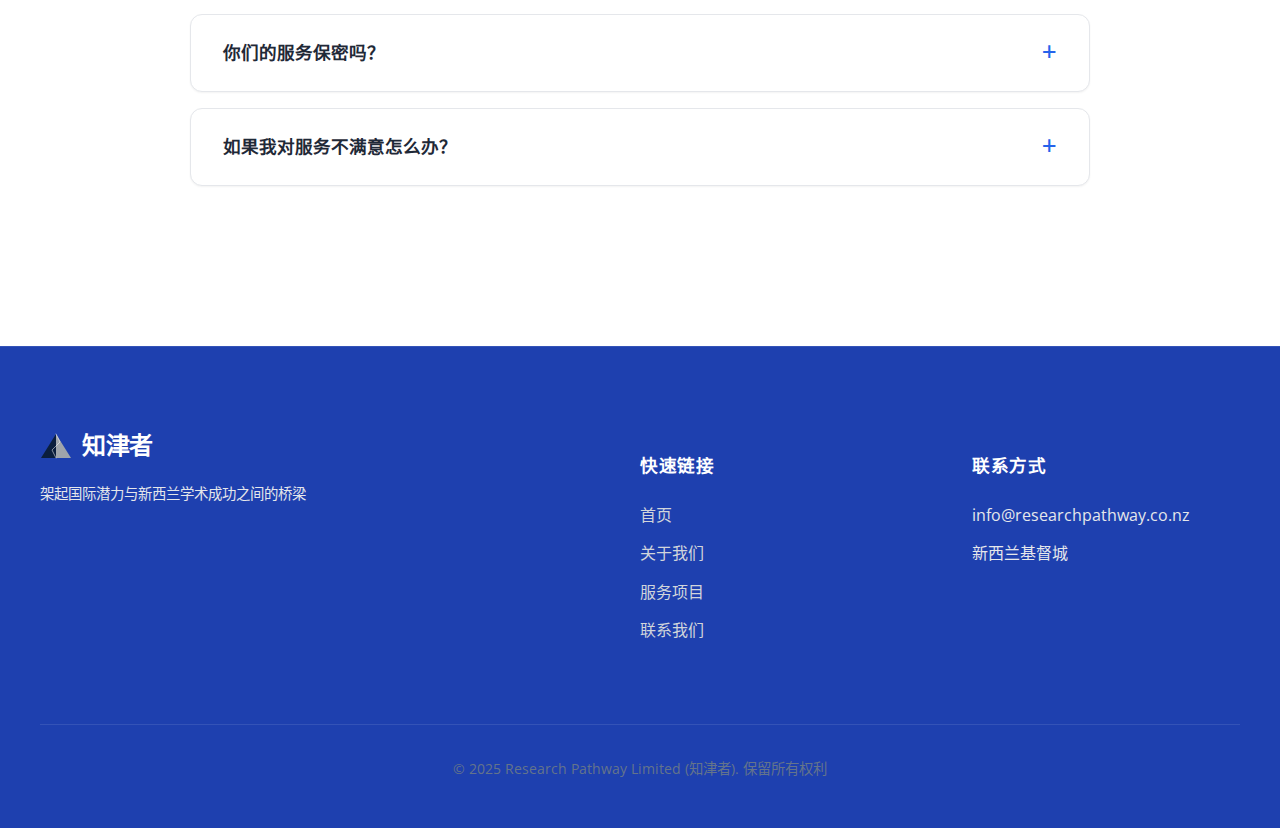
<file: cn/about.html>
<!DOCTYPE html>
<html lang="zh-CN">
<head>
    <meta charset="UTF-8">
    <meta name="viewport" content="width=device-width, initial-scale=1.0">
    <title>关于我们 | Research Pathway 知津者</title>
    <link rel="stylesheet" href="../style.css">
</head>
<body>

    <header>
        <div class="container">
            <nav>
                <a href="index.html" class="logo">
                    <img src="../circle_community_icon_32x32.svg" alt="Logo" style="height: 40px; vertical-align: middle; margin-right: 10px;">
                    Research Pathway (知津<span>者</span>)
                </a>
                <div class="nav-links">
                    <a href="index.html">首页</a>
                    <a href="about.html" class="active">关于我们</a>
                    <a href="services.html">服务项目</a>
                    <div class="language-switcher" style="margin-right: 1rem;">
                        <a href="../about.html" style="color: var(--text-muted); text-decoration: none;">EN</a>
                        <span style="margin: 0 0.5rem; color: var(--text-muted);">|</span>
                        <a href="#" onclick="switchLanguage('zh')" style="color: var(--text-main); text-decoration: none; font-weight: 600;">中文</a>
                    </div>
                    <a href="contact.html" class="btn btn-accent" style="padding: 0.6rem 1.5rem;">立即开始</a>
                </div>
            </nav>
        </div>
    </header>

    <div class="hero" style="padding: 4rem 0;">
        <div class="container">
            <h1>我们的使命与团队</h1>
            <p>学者创建，服务未来学者</p>
        </div>
    </div>

    <section class="section">
        <div class="container">
            <div class="grid-2">
                <!-- 创始人照片 -->
                <div style="height: 400px; border-radius: var(--radius-md); overflow: hidden; box-shadow: var(--shadow-md); display: flex; align-items: center; justify-content: center;">
                    <img src="../LU_Profile_small_Yuqian%20Zhang.jpg" alt="张玉乾博士" style="max-width: 100%; max-height: 100%; object-fit: contain;">
                </div>
                
                <!-- 文本内容 -->
                <div>
                    <h4 style="color: var(--accent-color); text-transform: uppercase; letter-spacing: 1px; margin-bottom: 0.5rem;">创始人</h4>
                    <h2 style="font-size: 2.5rem; margin-bottom: 1.5rem;">张玉乾博士</h2>
                    <p class="text-muted" style="margin-bottom: 1.5rem;">
                        作为新西兰的活跃学者，张博士发现一个重要挑战：由于学术文化、沟通方式和准备标准的差异，
                        许多优秀国际学生难以向新西兰大学充分展现自身的研究潜力与学术价值。
                    </p>
                    <p class="text-muted">
                        Research Pathway Limited (知津者) 的成立旨在弥合这一差距，不是提供录取捷径，而是提供真正学术成功所需的专业指导、技能培养和能力发展。
                    </p>
                </div>
            </div>
        </div>
    </section>

    <section class="section" style="background-color: white;">
        <div class="container">
            <div class="text-center" style="margin-bottom: 4rem;">
                <h2>我们的道德框架</h2>
                <p class="text-muted">我们坚持最高的学术标准</p>
            </div>
            <div class="grid-3">
                <div class="card">
                    <h3>不虚假承诺</h3>
                    <p class="text-muted">我们不保证录取或奖学金。任何做出此类承诺的服务都可能误导您。我们保证提供高质量的指导，为您创造最佳成功机会。</p>
                </div>
                <div class="card">
                    <h3>零抄袭政策</h3>
                    <p class="text-muted">我们对代写和抄袭采取零容忍政策。我们教您如何撰写自己的研究提案，让您能够自信地进行答辩。</p>
                </div>
                <div class="card">
                    <h3>利益冲突管理</h3>
                    <p class="text-muted">我们的导师提供职业建议，而不是为他们自己的课题组进行预筛选。我们保持严格的职业界限以确保指导的公正性。</p>
                </div>
            </div>
        </div>
    </section>

    <!-- FAQ 常见问题 -->
    <section class="section" style="background-color: var(--bg-light);">
        <div class="container">
            <div class="text-center" style="margin-bottom: 4rem;">
                <h2>常见问题解答</h2>
                <p class="text-muted">关于我们的服务、方法和道德框架的常见问题</p>
            </div>
            
            <div class="faq-container">
                <!-- 一般问题 -->
                <div class="faq-section">
                    <h3 style="color: var(--primary-color); margin-bottom: 2rem;">一般问题</h3>
                    
                    <div class="faq-item">
                        <div class="faq-question">Research Pathway Limited 是什么？</div>
                        <div class="faq-answer">
                            <p>Research Pathway Limited 是由新西兰学者创办的导师指导服务，旨在帮助国际学生发展在新西兰成功申请博士学位所需的技能和知识。我们专注于能力建设而非录取保证。</p>
                        </div>
                    </div>

                    <div class="faq-item">
                        <div class="faq-question">这项服务适合哪些人？</div>
                        <div class="faq-answer">
                            <p>我们的服务专为考虑或准备在新西兰攻读博士学位的国际学生（包括本地学生）设计。我们服务于不同阶段的学生：</p>
                            <ul>
                                <li>早期探索博士选项的研究人员</li>
                                <li>准备研究提案的学生</li>
                                <li>寻求战略指导的申请者</li>
                                <li>目标竞争性项目的优秀学生</li>
                            </ul>
                        </div>
                    </div>

                    <div class="faq-item">
                        <div class="faq-question">Research Pathway 与其他咨询服务有何不同？</div>
                        <div class="faq-answer">
                            <p>与许多专注于录取结果的咨询服务不同，我们优先考虑：</p>
                            <ul>
                                <li><strong>能力发展：</strong>我们教您如何进行研究，而不仅仅是申请</li>
                                <li><strong>透明度：</strong>我们明确说明我们能保证和不能保证的内容</li>
                                <li><strong>道德标准：</strong>零抄袭政策和严格的利益冲突管理</li>
                                <li><strong>新西兰学术背景：</strong>针对新西兰大学系统的具体指导</li>
                            </ul>
                        </div>
                    </div>

                    <div class="faq-item">
                        <div class="faq-question">你们保证录取或奖学金吗？</div>
                        <div class="faq-answer">
                            <p><strong>不保证。</strong>我们不也不能保证录取结果或奖学金成功。任何做出此类保证的服务都可能误导您。博士录取和奖学金决定由大学委员会根据复杂标准做出，超出任何顾问的控制范围。</p>
                            <p>我们<strong>确实</strong>保证的是高质量的指导、道德导师制和技能发展，为您提供最佳成功机会。</p>
                        </div>
                    </div>
                </div>

                <!-- 服务问题 -->
                <div class="faq-section" style="margin-top: 4rem;">
                    <h3 style="color: var(--primary-color); margin-bottom: 2rem;">服务问题</h3>
                    
                    <div class="faq-item">
                        <div class="faq-question">基础课程包含什么？</div>
                        <div class="faq-answer">
                            <p>基础课程包括：</p>
                            <ul>
                                <li>自定进度的在线模块（无限次访问）</li>
                                <li>全面的资源库（模板、示例、指南）</li>
                                <li>课程相关问题的电子邮件支持</li>
                                <li>专注于基础博士准备技能</li>
                            </ul>
                            <p>专为早期探索博士申请的学生设计。</p>
                        </div>
                    </div>

                    <div class="faq-item">
                        <div class="faq-question">指导式导师制包含什么？</div>
                        <div class="faq-answer">
                            <p>指导式导师制提供：</p>
                            <ul>
                                <li>5小时一对一导师指导会议</li>
                                <li>全面的文件审阅（简历、研究提案等）</li>
                                <li>面试准备和模拟面试</li>
                                <li>战略性申请规划</li>
                                <li>持续的电子邮件支持</li>
                            </ul>
                            <p>这项服务适合积极准备申请的学生。</p>
                        </div>
                    </div>

                    <div class="faq-item">
                        <div class="faq-question">精英导师全程指导有何不同？</div>
                        <div class="faq-answer">
                            <p>精英导师全程指导提供：</p>
                            <ul>
                                <li>所有指导式导师制权益</li>
                                <li>60分钟学术委员会专家会议</li>
                                <li>优先支持（24小时回复）</li>
                                <li>最终申请材料审阅</li>
                                <li>战略性学术网络指导</li>
                            </ul>
                            <p>这个级别专为寻求学术委员会级别洞察的优秀学生设计。</p>
                        </div>
                    </div>

                    <div class="faq-item">
                        <div class="faq-question">我可以在服务级别之间升级吗？</div>
                        <div class="faq-answer">
                            <p>是的，您可以从基础课程升级到指导式导师制或精英导师全程指导。您的基础课程费用将计入更高级别服务的费用。</p>
                        </div>
                    </div>
                </div>

                <!-- 道德问题 -->
                <div class="faq-section" style="margin-top: 4rem;">
                    <h3 style="color: var(--primary-color); margin-bottom: 2rem;">道德问题</h3>
                    
                    <div class="faq-item">
                        <div class="faq-question">你们的抄袭政策是什么？</div>
                        <div class="faq-answer">
                            <p>我们对抄袭和代写采取<strong>零容忍政策</strong>。我们的导师将：</p>
                            <ul>
                                <li>对您的写作提供反馈和建议</li>
                                <li>教您如何构建和改进作品</li>
                                <li>帮助您发展自己的想法和论点</li>
                                <li>绝不代写内容供您提交</li>
                            </ul>
                            <p>您必须能够在面试中辩护研究提案的每一个字。</p>
                        </div>
                    </div>

                    <div class="faq-item">
                        <div class="faq-question">你们如何管理利益冲突？</div>
                        <div class="faq-answer">
                            <p>我们保持严格的职业界限：</p>
                            <ul>
                                <li>我们的导师提供一般职业建议，不为特定课题组进行预筛选</li>
                                <li>我们与录取委员会没有特殊关系</li>
                                <li>所有指导基于公开信息和最佳实践</li>
                                <li>我们透明披露任何潜在冲突</li>
                            </ul>
                        </div>
                    </div>

                    <div class="faq-item">
                        <div class="faq-question">你们的服务保密吗？</div>
                        <div class="faq-answer">
                            <p>是的，我们严格保密所有客户信息：</p>
                            <ul>
                                <li>您的文件和个人信息安全保存</li>
                                <li>我们绝不与第三方分享您的材料或信息</li>
                                <li>导师指导讨论保持您和导师之间的私密性</li>
                                <li>我们遵守新西兰隐私法律和法规</li>
                            </ul>
                        </div>
                    </div>

                    <div class="faq-item">
                        <div class="faq-question">如果我对服务不满意怎么办？</div>
                        <div class="faq-answer">
                            <p>我们希望您对我们的服务完全满意：</p>
                            <ul>
                                <li>我们为导师指导服务提供满意度保证</li>
                                <li>如果您对体验不满意，我们将努力改进</li>
                                <li>我们为每个服务级别提供透明的退款政策</li>
                                <li>您的反馈帮助我们持续改进服务</li>
                            </ul>
                        </div>
                    </div>
                </div>
            </div>
        </div>
    </section>
    
    <footer>
        <div class="container">
            <div class="footer-content">
                <div class="footer-col">
                    <a href="#" class="logo" style="margin-bottom: 1rem; display: flex; align-items: center; gap: 10px;">
                        <img src="../circle_community_icon_32x32.svg" alt="Logo" style="height: 32px;">
                        <span>知津<span style="color: white;">者</span></span>
                    </a>
                    <p style="font-size: 0.9rem; line-height: 1.6;">
                        架起国际潜力与新西兰学术成功之间的桥梁
                    </p>
                </div>
                <div class="footer-col">
                    <h4>快速链接</h4>
                    <ul>
                        <li><a href="index.html">首页</a></li>
                        <li><a href="about.html">关于我们</a></li>
                        <li><a href="services.html">服务项目</a></li>
                        <li><a href="contact.html">联系我们</a></li>
                    </ul>
                </div>
                <div class="footer-col">
                    <h4>联系方式</h4>
                    <ul>
                        <li>info@researchpathway.co.nz</li>
                        <li>新西兰基督城</li>
                    </ul>
                </div>
            </div>
            <div class="copyright">
                &copy; 2025 Research Pathway Limited (知津者). 保留所有权利
            </div>
        </div>
    </footer>

    <script>
        // FAQ 展开/收起功能
        document.addEventListener('DOMContentLoaded', () => {
            const faqItems = document.querySelectorAll('.faq-item');
            
            faqItems.forEach(item => {
                const question = item.querySelector('.faq-question');
                
                question.addEventListener('click', () => {
                    const isActive = item.classList.contains('active');
                    
                    // 关闭其他所有项目
                    faqItems.forEach(otherItem => {
                        if (otherItem !== item) {
                            otherItem.classList.remove('active');
                        }
                    });
                    
                    // 切换当前项目
                    if (isActive) {
                        item.classList.remove('active');
                    } else {
                        item.classList.add('active');
                    }
                });
            });
        });
        
        function switchLanguage(lang) {
            // 语言切换实现
            console.log('切换到语言:', lang);
        }
    </script>
</file>
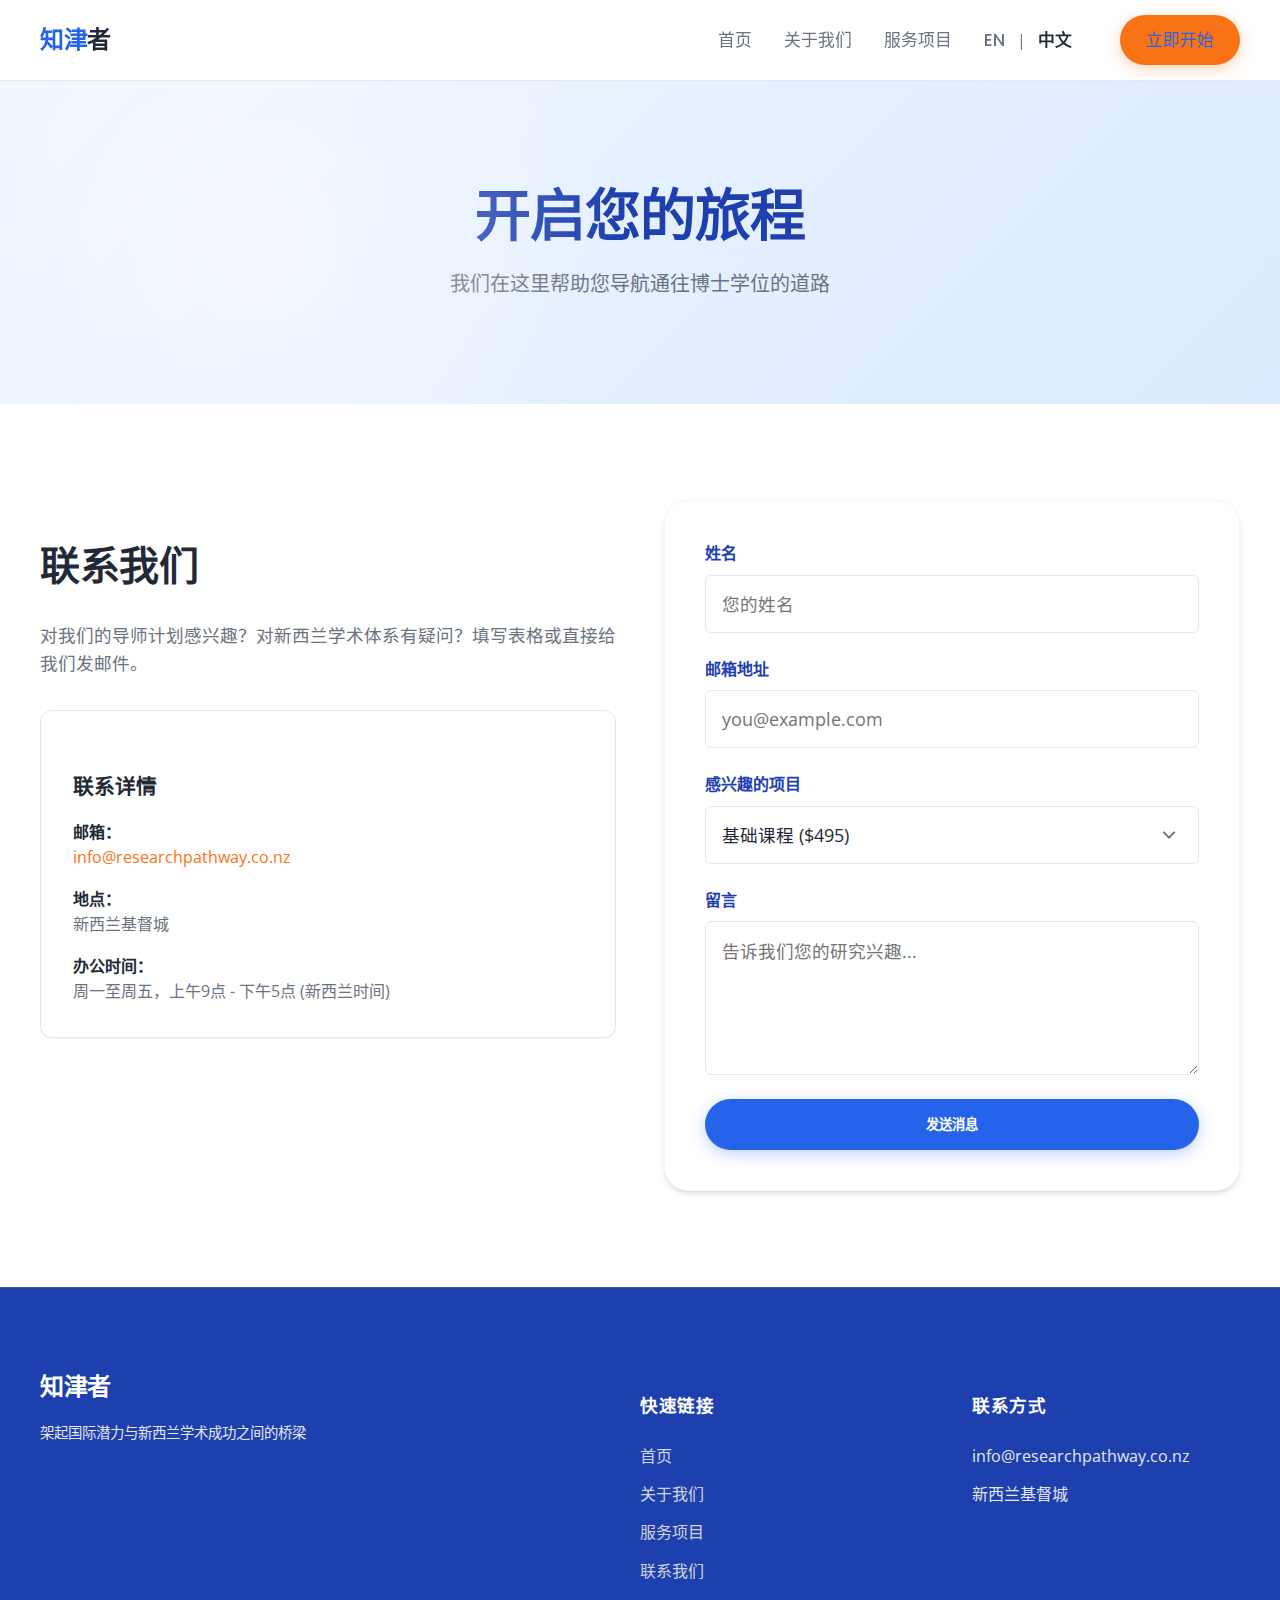
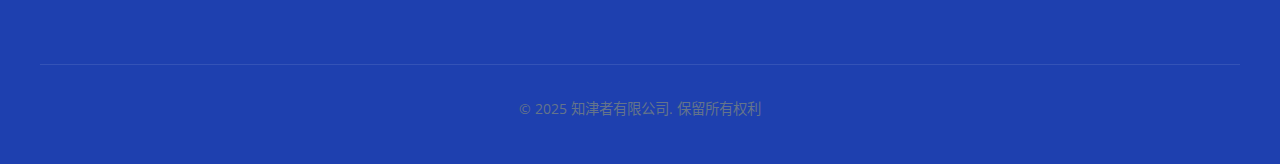
<file: cn/contact.html>
<!DOCTYPE html>
<html lang="zh-CN">
<head>
    <meta charset="UTF-8">
    <meta name="viewport" content="width=device-width, initial-scale=1.0">
    <title>联系我们 | 知津者</title>
    <link rel="stylesheet" href="../style.css">
</head>
<body>

    <header>
        <div class="container">
            <nav>
                <a href="index.html" class="logo">知津<span>者</span></a>
                <div class="nav-links">
                    <a href="index.html">首页</a>
                    <a href="about.html">关于我们</a>
                    <a href="services.html">服务项目</a>
                    <div class="language-switcher" style="margin-right: 1rem;">
                        <a href="../contact.html" style="color: var(--text-muted); text-decoration: none;">EN</a>
                        <span style="margin: 0 0.5rem; color: var(--text-muted);">|</span>
                        <a href="#" onclick="switchLanguage('zh')" style="color: var(--text-main); text-decoration: none; font-weight: 600;">中文</a>
                    </div>
                    <a href="contact.html" class="active btn btn-accent" style="padding: 0.6rem 1.5rem;">立即开始</a>
                </div>
            </nav>
        </div>
    </header>

    <div class="hero" style="padding: 4rem 0;">
        <div class="container">
            <h1>开启您的旅程</h1>
            <p>我们在这里帮助您导航通往博士学位的道路</p>
        </div>
    </div>

    <section class="section">
        <div class="container">
            <div class="grid-2" style="align-items: start;">
                <!-- 联系信息 -->
                <div>
                    <h2 style="margin-bottom: 1.5rem;">联系我们</h2>
                    <p class="text-muted" style="font-size: 1.1rem; margin-bottom: 2rem;">
                        对我们的导师计划感兴趣？对新西兰学术体系有疑问？填写表格或直接给我们发邮件。
                    </p>
                    
                    <div style="background: white; padding: 2rem; border-radius: var(--radius-md); box-shadow: var(--shadow-sm); border: 1px solid #e2e8f0;">
                        <h4 style="margin-bottom: 1rem;">联系详情</h4>
                        <div style="margin-bottom: 1rem;">
                            <strong>邮箱：</strong><br>
                            <a href="mailto:info@researchpathway.co.nz" style="color: var(--accent-color); text-decoration: none;">info@researchpathway.co.nz</a>
                        </div>
                        <div style="margin-bottom: 1rem;">
                            <strong>地点：</strong><br>
                            <span class="text-muted">新西兰基督城</span>
                        </div>
                        <div>
                            <strong>办公时间：</strong><br>
                            <span class="text-muted">周一至周五，上午9点 - 下午5点 (新西兰时间)</span>
                        </div>
                    </div>
                </div>

                <!-- 联系表单 -->
                <div class="card">
                    <form>
                        <div class="form-group">
                            <label class="form-label">姓名</label>
                            <input type="text" class="form-control" placeholder="您的姓名">
                        </div>
                        <div class="form-group">
                            <label class="form-label">邮箱地址</label>
                            <input type="email" class="form-control" placeholder="you@example.com">
                        </div>
                        <div class="form-group">
                            <label class="form-label">感兴趣的项目</label>
                            <select class="form-control">
                                <option>基础课程 ($495)</option>
                                <option>指导式导师制 ($2,495)</option>
                                <option>高级网络 ($5,500)</option>
                                <option>其他/一般咨询</option>
                            </select>
                        </div>
                        <div class="form-group">
                            <label class="form-label">留言</label>
                            <textarea rows="5" class="form-control" placeholder="告诉我们您的研究兴趣..."></textarea>
                        </div>
                        <button type="button" class="btn btn-primary" style="width: 100%;">发送消息</button>
                    </form>
                </div>
            </div>
        </div>
    </section>

    <footer>
        <div class="container">
            <div class="footer-content">
                <div class="footer-col">
                    <a href="#" class="logo" style="margin-bottom: 1rem;">知津<span>者</span></a>
                    <p style="font-size: 0.9rem; line-height: 1.6;">
                        架起国际潜力与新西兰学术成功之间的桥梁
                    </p>
                </div>
                <div class="footer-col">
                    <h4>快速链接</h4>
                    <ul>
                        <li><a href="index.html">首页</a></li>
                        <li><a href="about.html">关于我们</a></li>
                        <li><a href="services.html">服务项目</a></li>
                        <li><a href="contact.html">联系我们</a></li>
                    </ul>
                </div>
                <div class="footer-col">
                    <h4>联系方式</h4>
                    <ul>
                        <li>info@researchpathway.co.nz</li>
                        <li>新西兰基督城</li>
                    </ul>
                </div>
            </div>
            <div class="copyright">
                &copy; 2025 知津者有限公司. 保留所有权利
            </div>
        </div>
    </footer>

</body>
</html>
</file>
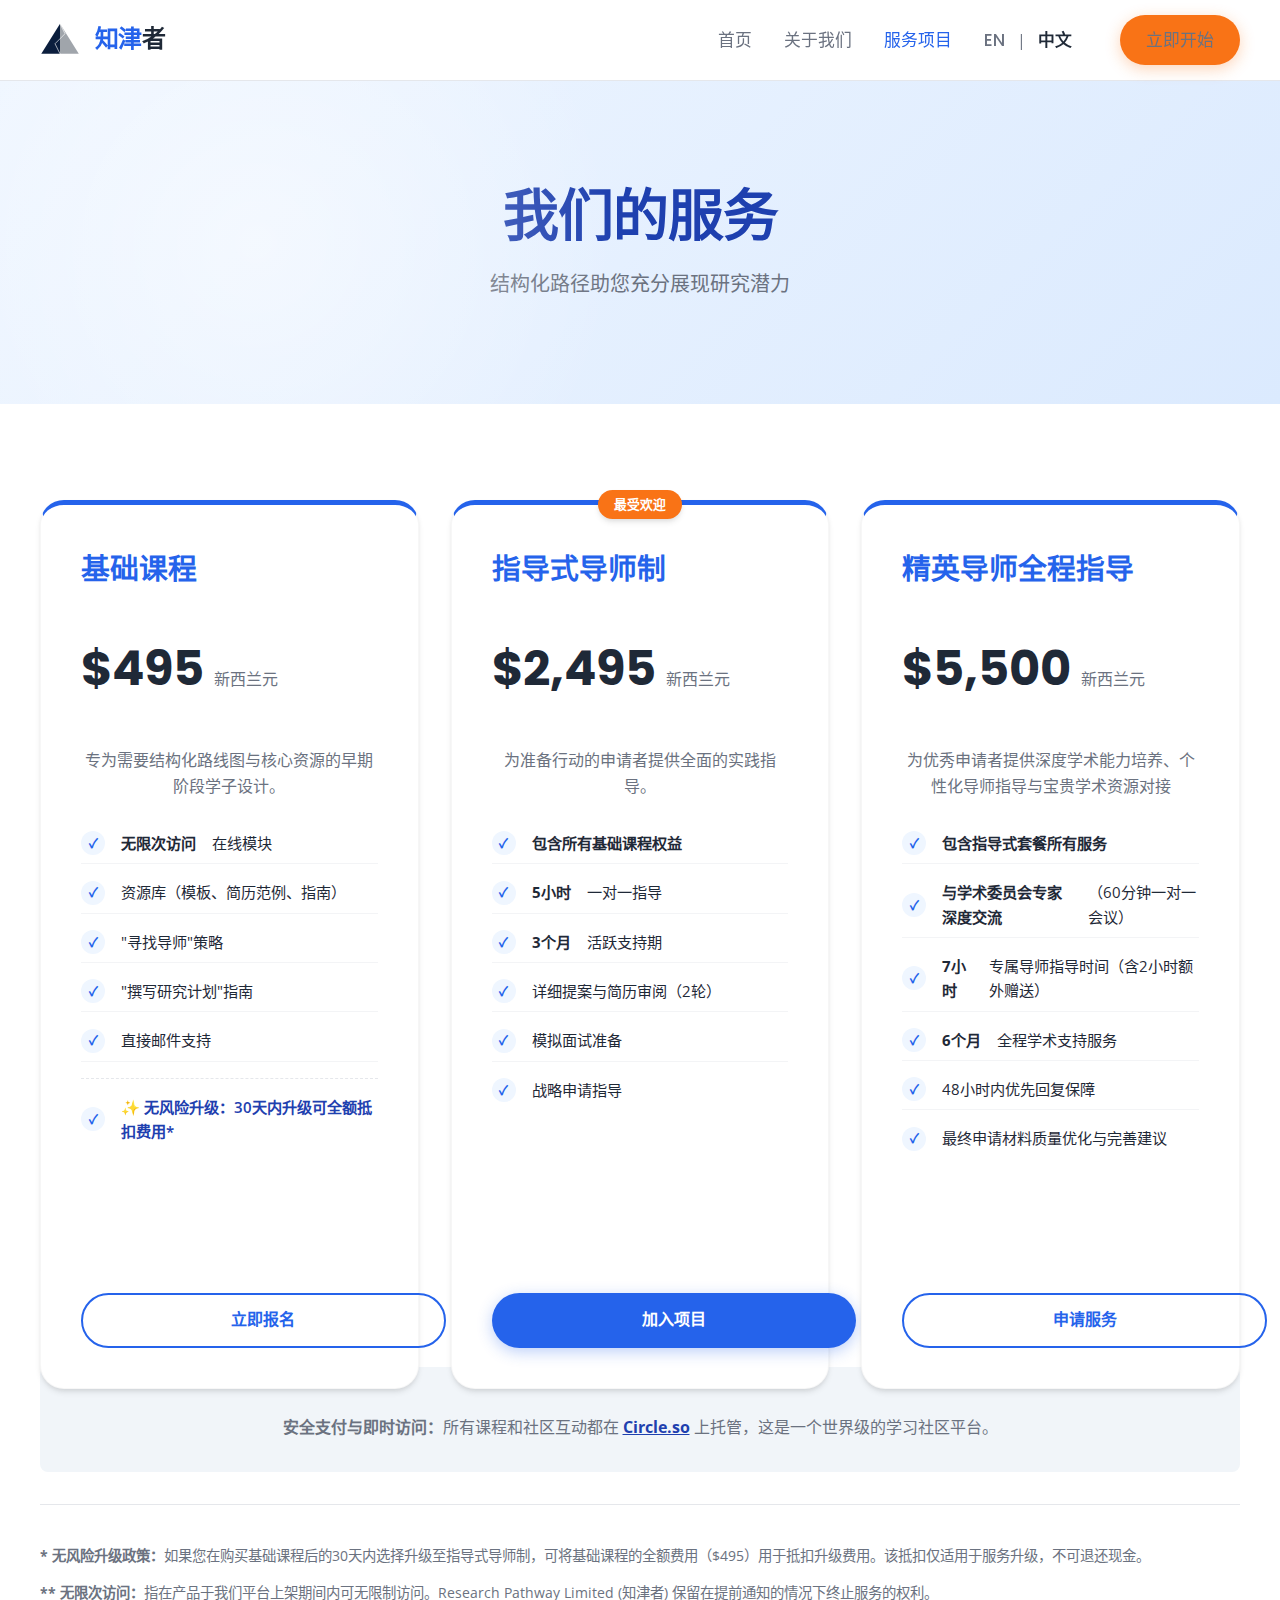
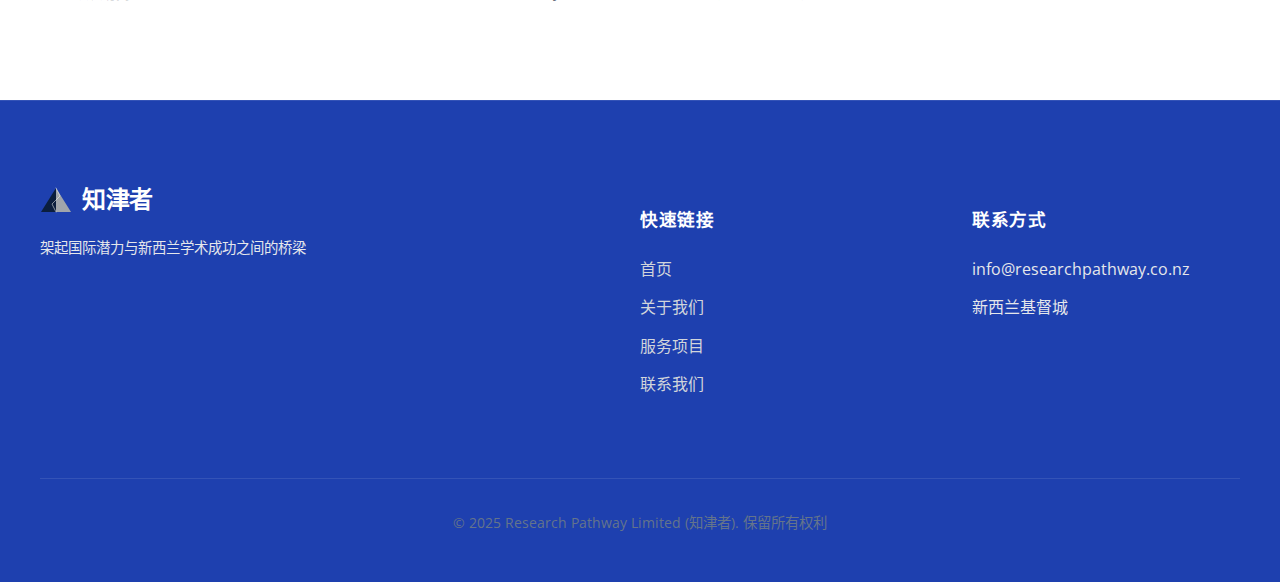
<file: cn/services.html>
<!DOCTYPE html>
<html lang="zh-CN">
<head>
    <meta charset="UTF-8">
    <meta name="viewport" content="width=device-width, initial-scale=1.0">
    <title>服务项目 | Research Pathway (知津者)</title>
    <link rel="stylesheet" href="../style.css">

    <!-- Circle Community Widget -->
    <script>
      (function (w,d,s,o,f,js,fjs) {
          w['circleWidget']=o;w[o] = w[o] || function () { (w[o].q = w[o].q || []).push(arguments) };
          js = d.createElement(s), fjs = d.getElementsByTagName(s)[0];
          js.id = o; js.src = f; js.async = 1; fjs.parentNode.insertBefore(js, fjs);
      }(window, document, 'script', 'mw', 'https://community.researchpathway.co.nz/external/widget.js'));

      mw('init', {
        community_public_uid: '1b103cf9',
        brand_color_dark: '#3FBEBE',
        brand_color_light: '#3FBEBE',
        default_appearance: 'light'
      });
    </script>
</head>
<body>

    <header>
        <div class="container">
            <nav>
                <a href="index.html" class="logo">
                    <img src="../circle_community_icon_32x32.svg" alt="Logo" style="height: 40px; vertical-align: middle; margin-right: 10px;">
                    知津<span>者</span>
                </a>
                <div class="nav-links">
                    <a href="index.html">首页</a>
                    <a href="about.html">关于我们</a>
                    <a href="services.html" class="active">服务项目</a>
                    <div class="language-switcher" style="margin-right: 1rem;">
                        <a href="../services.html" style="color: var(--text-muted); text-decoration: none;">EN</a>
                        <span style="margin: 0 0.5rem; color: var(--text-muted);">|</span>
                        <a href="#" onclick="switchLanguage('zh')" style="color: var(--text-main); text-decoration: none; font-weight: 600;">中文</a>
                    </div>
                    <a href="contact.html" class="btn btn-accent" style="padding: 0.6rem 1.5rem;">立即开始</a>
                </div>
            </nav>
        </div>
    </header>

    <div class="hero" style="padding: 4rem 0;">
        <div class="container">
            <h1>我们的服务</h1>
            <p>结构化路径助您充分展现研究潜力</p>
        </div>
    </div>

    <section class="section">
        <div class="container">
            <div class="grid-3">
                <!-- 第一级 -->
                <div class="card pricing-card">
                    <h3>基础课程</h3>
                    <div class="price-tag">$495 <span>新西兰元</span></div>
                    <p class="text-muted">专为需要结构化路线图与核心资源的早期阶段学子设计。</p>
                    <ul class="feature-list">
                        <li><strong>无限次访问</strong> 在线模块</li>
                        <li>资源库（模板、简历范例、指南）</li>
                        <li>"寻找导师"策略</li>
                        <li>"撰写研究计划"指南</li>
                        <li>直接邮件支持</li>
                        <li style="border-top: 1px dashed #e5e7eb; margin-top: 1rem; padding-top: 1rem; color: var(--primary-dark); font-weight: 600;">✨ 无风险升级：30天内升级可全额抵扣费用*</li>
                    </ul>
                    <a href="https://research-pathway-community.circle.so/checkout/foundation-course" class="btn btn-outline" style="width: 100%; text-align: center;">立即报名</a>
                </div>

                <!-- 第二级 -->
                <div class="card pricing-card featured">
                    <div class="pricing-badge">最受欢迎</div>
                    <h3>指导式导师制</h3>
                    <div class="price-tag">$2,495 <span>新西兰元</span></div>
                    <p class="text-muted">为准备行动的申请者提供全面的实践指导。</p>
                    <ul class="feature-list">
                        <li><strong>包含所有基础课程权益</strong></li>
                        <li><strong>5小时</strong> 一对一指导</li>
                        <li><strong>3个月</strong> 活跃支持期</li>
                        <li>详细提案与简历审阅（2轮）</li>
                        <li>模拟面试准备</li>
                        <li>战略申请指导</li>
                    </ul>
                    <a href="https://research-pathway-community.circle.so/checkout/guided-mentorship" class="btn btn-primary" style="width: 100%; text-align: center;">加入项目</a>
                </div>

                <!-- 顶级服务 -->
                <div class="card pricing-card">
                    <h3>精英导师全程指导</h3>
                    <div class="price-tag">$5,500 <span>新西兰元</span></div>
                    <p class="text-muted">为优秀申请者提供深度学术能力培养、个性化导师指导与宝贵学术资源对接</p>
                    <ul class="feature-list">
                        <li><strong>包含指导式套餐所有服务</strong></li>
                        <li><strong>与学术委员会专家深度交流</strong>（60分钟一对一会议）</li>
                        <li><strong>7小时</strong> 专属导师指导时间（含2小时额外赠送）</li>
                        <li><strong>6个月</strong> 全程学术支持服务</li>
                        <li>48小时内优先回复保障</li>
                        <li>最终申请材料质量优化与完善建议</li>
                    </ul>
                    <a href="https://research-pathway-community.circle.so/checkout/premium-network-access" class="btn btn-outline" style="width: 100%; text-align: center;">申请服务</a>
                </div>
            </div>
            
            <!-- Platform Information -->
            <div style="margin-top: 4rem; text-align: center; background: #f1f5f9; padding: 2rem; border-radius: 8px;">
                <p class="text-muted" style="margin-bottom: 0;">
                    <strong>安全支付与即时访问：</strong>所有课程和社区互动都在 <a href="https://circle.so" target="_blank" style="color: var(--primary-dark); font-weight: bold;">Circle.so</a> 上托管，这是一个世界级的学习社区平台。
                </p>
            </div>

            <!-- Policy Disclaimer -->
            <div style="margin-top: 2rem; border-top: 1px solid #e5e7eb; padding-top: 1.5rem; font-size: 0.9rem; color: var(--text-muted);">
                <p style="margin-bottom: 0.5rem;"><strong>* 无风险升级政策：</strong>如果您在购买基础课程后的30天内选择升级至指导式导师制，可将基础课程的全额费用（$495）用于抵扣升级费用。该抵扣仅适用于服务升级，不可退还现金。</p>
                <p style="margin-bottom: 0;"><strong>** 无限次访问：</strong>指在产品于我们平台上架期间内可无限制访问。Research Pathway Limited (知津者) 保留在提前通知的情况下终止服务的权利。</p>
            </div>
        </div>
    </section>

    <footer>
        <div class="container">
            <div class="footer-content">
                <div class="footer-col">
                    <a href="#" class="logo" style="margin-bottom: 1rem; display: flex; align-items: center; gap: 10px;">
                        <img src="../circle_community_icon_32x32.svg" alt="Logo" style="height: 32px;">
                        <span>知津<span style="color: white;">者</span></span>
                    </a>
                    <p style="font-size: 0.9rem; line-height: 1.6;">
                        架起国际潜力与新西兰学术成功之间的桥梁
                    </p>
                </div>
                <div class="footer-col">
                    <h4>快速链接</h4>
                    <ul>
                        <li><a href="index.html">首页</a></li>
                        <li><a href="about.html">关于我们</a></li>
                        <li><a href="services.html">服务项目</a></li>
                        <li><a href="contact.html">联系我们</a></li>
                    </ul>
                </div>
                <div class="footer-col">
                    <h4>联系方式</h4>
                    <ul>
                        <li>info@researchpathway.co.nz</li>
                        <li>新西兰基督城</li>
                    </ul>
                </div>
            </div>
            <div class="copyright">
                &copy; 2025 Research Pathway Limited (知津者). 保留所有权利
            </div>
        </div>
    </footer>

</body>
</html>
</file>
<file: style.css>
/* Modern & Vivid Design System - Research Pathway Ltd */
@import url('https://fonts.googleapis.com/css2?family=Poppins:wght@400;600;700&family=Open+Sans:wght@400;500;600&display=swap');

:root {
    /* Color Palette - Vivid, Inviting, EdTech */
    --primary-color: #2563EB;      /* Royal Blue - Trust & Clarity */
    --primary-dark: #1E40AF;       /* Darker Blue for Hover/Text */
    --primary-light: #EFF6FF;      /* Very Light Blue for backgrounds */
    
    --accent-color: #F97316;       /* Vibrant Orange - Energy & Action */
    --accent-hover: #EA580C;       
    
    --text-main: #1F2937;          /* Dark Gray - Softer than black */
    --text-muted: #6B7280;         /* Medium Gray */
    
    --bg-body: #FFFFFF;
    --bg-surface: #F3F4F6;         /* Light Gray Surface */
    
    /* Typography - Friendly & Modern */
    --font-heading: 'Poppins', sans-serif;
    --font-body: 'Open Sans', sans-serif;
    
    /* Spacing & Layout */
    --container-width: 1200px;
    --radius-sm: 6px;
    --radius-md: 12px;
    --radius-lg: 24px;
    
    /* Enhanced spacing system */
    --space-xs: 0.5rem;
    --space-sm: 1rem;
    --space-md: 1.5rem;
    --space-lg: 2rem;
    --space-xl: 3rem;
    --space-2xl: 4rem;
    --space-3xl: 6rem;
    
    /* Shadows - Soft & Modern */
    --shadow-sm: 0 1px 2px rgba(0,0,0,0.05);
    --shadow-md: 0 4px 6px -1px rgba(0,0,0,0.1), 0 2px 4px -1px rgba(0,0,0,0.06);
    --shadow-lg: 0 20px 25px -5px rgba(0,0,0,0.1), 0 10px 10px -5px rgba(0,0,0,0.04);
}

/* Smooth scrolling for better UX */
html {
    scroll-behavior: smooth;
}

body {
    font-family: var(--font-body);
    line-height: 1.6;
    color: var(--text-main);
    background-color: var(--bg-body);
    margin: 0;
    padding: 0;
}

/* Enhanced typography hierarchy */
h1 { font-size: 3.5rem; font-weight: 700; letter-spacing: -1px; margin-bottom: var(--space-md); }
h2 { font-size: 2.5rem; font-weight: 600; letter-spacing: -0.5px; margin-bottom: var(--space-md); }
h3 { font-size: 1.8rem; font-weight: 600; margin-bottom: var(--space-sm); }
h4 { font-size: 1.3rem; font-weight: 600; margin-bottom: var(--space-sm); }

/* Utilities */
.container {
    max-width: var(--container-width);
    margin: 0 auto;
    padding: 0 2rem;
}

.section {
    padding: var(--space-3xl) 0;
}

.text-center { text-align: center; }
.text-muted { color: var(--text-muted); }

/* Navigation - Clean & Easy */
header {
    background: rgba(255, 255, 255, 0.98);
    backdrop-filter: blur(12px);
    border-bottom: 1px solid #E5E7EB;
    position: sticky;
    top: 0;
    z-index: 1000;
    transition: all 0.3s ease;
}

nav {
    display: flex;
    justify-content: space-between;
    align-items: center;
    height: 80px;
}

.logo {
    font-family: var(--font-heading);
    font-weight: 700;
    font-size: 1.5rem;
    color: var(--primary-color);
    text-decoration: none;
    letter-spacing: -0.5px;
}

.logo span {
    color: var(--text-main);
}

.nav-links {
    display: flex;
    align-items: center;
    gap: 2rem;
}

.nav-links a {
    text-decoration: none;
    color: var(--text-muted);
    font-weight: 500;
    font-family: var(--font-heading);
    transition: all 0.2s ease;
    font-size: 1.05rem;
}

.nav-links a:hover,
.nav-links a.active {
    color: var(--primary-color);
}

/* Buttons - Interactive & Tactile */
.btn {
    display: inline-block;
    padding: 0.8rem 2rem;
    border-radius: 50px;
    font-weight: 600;
    text-decoration: none;
    transition: all 0.3s cubic-bezier(0.4, 0, 0.2, 1);
    font-family: var(--font-heading);
    border: 2px solid transparent;
    cursor: pointer;
}

.btn-primary {
    background: var(--primary-color);
    color: white;
    box-shadow: 0 4px 15px rgba(37, 99, 235, 0.3);
}

.btn-primary:hover {
    background: var(--primary-dark);
    transform: translateY(-2px);
    box-shadow: 0 8px 20px rgba(37, 99, 235, 0.4);
}

.btn-accent {
    background: var(--accent-color);
    color: white;
    box-shadow: 0 4px 15px rgba(249, 115, 22, 0.3);
}

.btn-accent:hover {
    background-color: var(--accent-hover);
    transform: translateY(-3px) scale(1.05);
    box-shadow: 0 8px 25px rgba(249, 115, 22, 0.35);
}

.btn-outline {
    background: transparent;
    border-color: var(--primary-color);
    color: var(--primary-color);
    position: relative;
}

.btn-outline::before {
    content: '';
    position: absolute;
    top: 0;
    left: 0;
    right: 0;
    bottom: 0;
    background: var(--primary-color);
    border-radius: 50px;
    transform: scale(0);
    transition: transform 0.3s ease;
    z-index: -1;
}

.btn-outline:hover {
    color: white;
    border-color: var(--primary-color);
}

.btn-outline:hover::before {
    transform: scale(1);
}

/* Hero Section - Inviting & Bright */
.hero {
    background: linear-gradient(135deg, #EFF6FF 0%, #DBEAFE 100%);
    padding: 8rem 0 6rem;
    text-align: center;
    position: relative;
    overflow: hidden;
}

.hero::before {
    content: '';
    position: absolute;
    top: -50%;
    left: -20%;
    width: 80%;
    height: 200%;
    background: radial-gradient(circle, rgba(255,255,255,0.8) 0%, transparent 60%);
    opacity: 0.6;
    pointer-events: none;
}

.hero h1 {
    color: var(--primary-dark);
    margin-bottom: 1.5rem;
    max-width: 800px;
    margin-left: auto;
    margin-right: auto;
    line-height: 1.1;
}

.hero p {
    font-size: 1.25rem;
    color: var(--text-muted);
    max-width: 600px;
    margin: 0 auto;
    margin-bottom: 2.5rem;
}

/* Cards & Grids */
.grid-2 {
    display: grid;
    grid-template-columns: repeat(2, 1fr);
    gap: 3rem;
    align-items: center;
}

.grid-3 {
    display: grid;
    grid-template-columns: repeat(3, 1fr);
    gap: 2rem;
}

.card {
    background: white;
    padding: 2.5rem;
    border-radius: var(--radius-lg);
    box-shadow: var(--shadow-md);
    transition: all 0.3s ease;
    border: 1px solid rgba(0,0,0,0.03);
    position: relative;
    /* overflow: hidden; Removed to prevent cutoff of badges/shadows */
}

.card:hover {
    transform: translateY(-5px);
    box-shadow: var(--shadow-lg);
}

.card h3 {
    color: var(--primary-color);
    margin-top: 0;
}

/* Pricing Card Special Styles */
.pricing-card {
    border-top: 5px solid var(--primary-color);
    display: flex;
    flex-direction: column;
    height: 100%;
    position: relative; /* Ensure positioning context */
}

.pricing-badge {
    position: absolute;
    top: -15px;
    left: 50%;
    transform: translateX(-50%);
    background-color: var(--accent-color);
    color: white;
    padding: 0.25rem 1rem;
    border-radius: 20px;
    font-size: 0.8rem;
    font-weight: 700;
    text-transform: uppercase;
    box-shadow: var(--shadow-md);
    z-index: 10;
}

.price-tag {
    font-size: 3rem;
    font-weight: 700;
    color: var(--text-main);
    margin: 1.5rem 0;
    font-family: var(--font-heading);
}

.price-tag span {
    font-size: 1rem;
    color: var(--text-muted);
    font-weight: 400;
}

.pricing-card .text-muted {
    text-align: center;
    margin-bottom: 2rem;
}

.feature-list {
    list-style: none;
    padding: 0;
    margin: 0 0 2rem 0;
    flex-grow: 1;
}

.feature-list li {
    margin-bottom: 1rem;
    display: flex;
    align-items: center;
    gap: 1rem;
    color: var(--text-main);
    font-size: 0.95rem;
    border-bottom: 1px solid #f3f4f6;
    padding-bottom: 0.5rem;
}

.feature-list li:last-child {
    border-bottom: none;
}

.feature-list li::before {
    content: "✓";
    display: inline-flex;
    align-items: center;
    justify-content: center;
    width: 24px;
    height: 24px;
    background-color: var(--primary-light);
    color: var(--primary-color);
    border-radius: 50%;
    font-weight: bold;
    font-size: 0.8rem;
    flex-shrink: 0;
}

/* Footer - Professional & Polished */
footer {
    background: var(--primary-dark);
    color: #E5E7EB;
    padding: 5rem 0 3rem;
    border-top: 1px solid rgba(255,255,255,0.1);
    position: relative;
    overflow: hidden;
}

footer a {
    color: #D1D5DB;
    text-decoration: none;
    transition: all 0.2s ease;
}

footer a:hover {
    color: white;
    padding-left: 5px;
}

footer .logo,
footer .logo span {
    color: white !important;
}

.footer-content {
    display: grid;
    grid-template-columns: 2fr 1fr 1fr;
    gap: 4rem;
    margin-bottom: 4rem;
}

.footer-col h4 {
    color: white;
    margin-bottom: 1.5rem;
    font-size: 1.1rem;
    font-weight: 600;
    letter-spacing: 0.5px;
}

.footer-col ul {
    list-style: none;
    padding: 0;
}

.footer-col ul li {
    margin-bottom: 0.8rem;
}

.copyright {
    text-align: center;
    padding-top: 2rem;
    border-top: 1px solid rgba(255,255,255,0.1);
    font-size: 0.9rem;
    color: #64748B;
}

/* FAQ Accordion Styles */
.faq-container {
    max-width: 900px;
    margin: 0 auto;
}

.faq-section {
    margin-bottom: 4rem;
}

.faq-item {
    background: white;
    border-radius: var(--radius-md);
    margin-bottom: 1rem;
    box-shadow: var(--shadow-sm);
    border: 1px solid #E5E7EB;
    transition: all 0.3s ease;
    overflow: hidden;
}

.faq-item:hover {
    box-shadow: var(--shadow-md);
    border-color: var(--primary-light);
}

.faq-question {
    padding: 1.5rem 2rem;
    cursor: pointer;
    display: flex;
    justify-content: space-between;
    align-items: center;
    font-family: var(--font-heading);
    font-weight: 600;
    color: var(--text-main);
    font-size: 1.1rem;
    transition: background-color 0.2s;
}

.faq-question:hover {
    background-color: var(--bg-surface);
}

.faq-question::after {
    content: '+';
    font-size: 1.5rem;
    color: var(--primary-color);
    font-weight: 400;
    transition: transform 0.3s ease;
    line-height: 1;
}

.faq-item.active .faq-question::after {
    transform: rotate(45deg);
}

.faq-item.active .faq-question {
    color: var(--primary-color);
    background-color: var(--primary-light);
}

.faq-answer {
    padding: 0 2rem;
    max-height: 0;
    overflow: hidden;
    transition: max-height 0.3s ease-out, padding 0.3s ease;
    color: var(--text-muted);
    line-height: 1.7;
}

.faq-item.active .faq-answer {
    padding: 0 2rem 2rem 2rem;
    max-height: 1000px; /* Arbitrary large number */
    transition: max-height 0.5s ease-in, padding 0.3s ease;
}

.faq-answer p {
    margin-bottom: 1rem;
}

.faq-answer ul {
    margin-bottom: 1rem;
    padding-left: 1.5rem;
}

.faq-answer li {
    margin-bottom: 0.5rem;
}

/* Responsive adjustments */
@media (max-width: 768px) {
    .grid-2, .grid-3 {
        grid-template-columns: 1fr;
    }
    
    .nav-links {
        display: none; /* In a real project, we'd add a mobile menu here */
    }
    
    .hero h1 {
        font-size: 2.5rem;
    }
    
    .footer-content {
        grid-template-columns: 1fr;
        gap: 2rem;
    }
    
    .faq-question {
        padding: 1.25rem 1.5rem;
        font-size: 1rem;
    }
    
    .faq-answer {
        padding: 0 1.5rem;
    }
    
    .faq-item.active .faq-answer {
        padding: 0 1.5rem 1.5rem 1.5rem;
    }
}

/* Form Styles */
.form-group {
    margin-bottom: 1.5rem;
}

.form-label {
    display: block;
    margin-bottom: 0.5rem;
    font-weight: 600;
    color: var(--primary-dark);
}

.form-control {
    display: block;
    width: 100%;
    padding: 1rem;
    font-size: 1.1rem;
    font-family: var(--font-body);
    color: var(--text-main);
    background-color: #fff;
    border: 1px solid #e2e8f0;
    border-radius: var(--radius-sm);
    transition: border-color 0.2s, box-shadow 0.2s;
    box-sizing: border-box;
}

.form-control:focus {
    outline: none;
    border-color: var(--primary-color);
    box-shadow: 0 0 0 3px rgba(37, 99, 235, 0.1);
}

select.form-control {
    appearance: none;
    background-image: url("data:image/svg+xml,%3csvg xmlns='http://www.w3.org/2000/svg' fill='none' viewBox='0 0 20 20'%3e%3cpath stroke='%236b7280' stroke-linecap='round' stroke-linejoin='round' stroke-width='1.5' d='M6 8l4 4 4-4'/%3e%3c/svg%3e");
    background-position: right 1rem center;
    background-repeat: no-repeat;
    background-size: 1.5em 1.5em;
    padding-right: 2.5rem;
}
</file>
